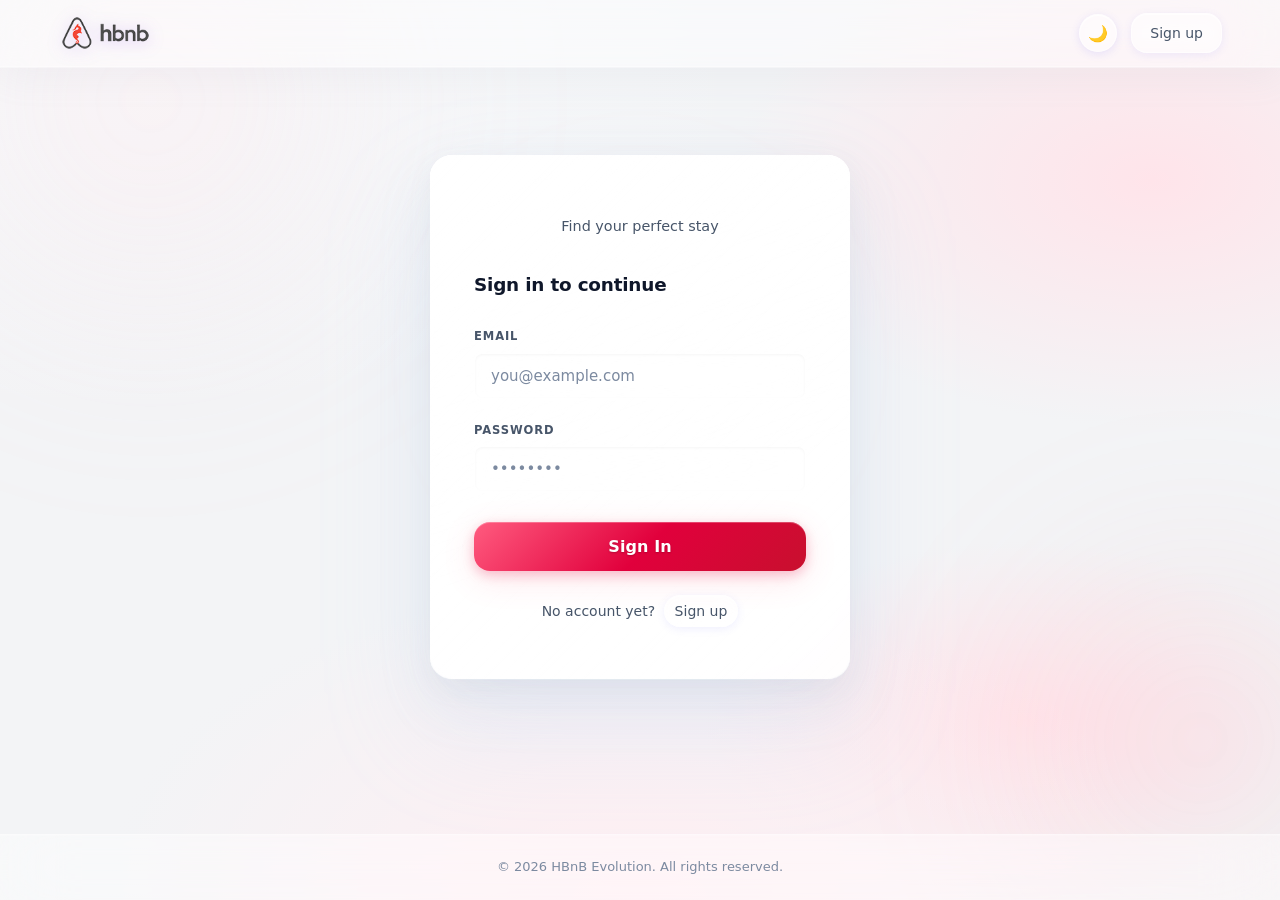
<file: part4/frontend/index.html>
<!doctype html>
<html lang="en">
    <head>
        <meta charset="UTF-8" />
        <meta name="viewport" content="width=device-width, initial-scale=1.0" />
        <meta
            http-equiv="Content-Security-Policy"
            content="default-src 'self'; base-uri 'self'; object-src 'none'; frame-ancestors 'none'; form-action 'self'; manifest-src 'self'; media-src 'self'; img-src 'self' data: blob: https:; style-src 'self' https://fonts.googleapis.com https://unpkg.com; font-src 'self' https://fonts.gstatic.com data:; script-src 'self' https://unpkg.com; connect-src 'self' http://localhost:5001 http://127.0.0.1:5001 https://localhost:5443 https://127.0.0.1:5443 https://nominatim.openstreetmap.org https://*.tile.openstreetmap.org;"
        />
        <title>Places — HBnB</title>
        <link rel="icon" type="image/png" href="assets/logo.png" />
        <link rel="stylesheet" href="css/styles.css?v=20260328r" />
        <script src="js/theme-boot.js?v=20260328t"></script>
        <script src="js/runtime-config.js?v=20260328s"></script>
    </head>
    <body>
        <div class="page-wrapper">
            <header>
                <nav class="navbar">
                    <a href="index.html" class="navbar-brand">
                        <img src="assets/logo.png" alt="HBnB" class="logo" />
                    </a>
                    <div class="navbar-top-actions">
                        <button
                            type="button"
                            class="theme-toggle"
                            aria-label="Toggle theme"
                        >
                            🌙
                        </button>
                        <button
                            type="button"
                            class="nav-menu-toggle"
                            aria-label="Open navigation menu"
                            aria-expanded="false"
                        >
                            <span class="nav-menu-toggle-bar"></span>
                            <span class="nav-menu-toggle-bar"></span>
                            <span class="nav-menu-toggle-bar"></span>
                        </button>
                    </div>
                    <div class="navbar-actions">
                        <a
                            href="profile.html?action=new-place"
                            id="nav-add-place"
                            class="login-button"
                            hidden
                            >+ Add Place</a
                        >
                        <a
                            href="profile.html"
                            id="nav-profile"
                            class="login-button"
                            hidden
                            >My Profile</a
                        >
                        <a
                            href="profile.html?admin=1"
                            id="nav-admin-panel"
                            class="login-button"
                            hidden
                            >Admin Panel</a
                        >
                        <a
                            href="login.html"
                            id="login-link"
                            class="login-button"
                            hidden
                            >Login</a
                        >
                        <button
                            type="button"
                            id="nav-logout"
                            class="login-button"
                            hidden
                        >
                            Sign Out
                        </button>
                    </div>
                </nav>
            </header>

            <main>
                <div class="page-header">
                    <h1>Available Places</h1>
                    <p id="places-subtitle">
                        Browse and book unique stays around the world.
                    </p>
                </div>

                <section class="places-explorer">
                    <div class="filter-bar places-controls">
                        <div class="filter-group">
                            <label for="price-filter"
                                >Max price per night</label
                            >
                            <select id="price-filter">
                                <option value="all">All</option>
                                <option value="50">$50</option>
                                <option value="150">$150</option>
                                <option value="300">$300</option>
                            </select>
                        </div>

                        <div class="filter-group filter-group-location">
                            <label>Your location</label>
                            <button
                                type="button"
                                id="locate-user-btn"
                                class="login-button"
                            >
                                Use my location
                            </button>
                            <p id="location-status" class="places-meta-text">
                                Distance filter is off until you share your
                                location.
                            </p>
                        </div>

                        <div class="filter-group filter-group-distance">
                            <label for="distance-filter">Distance radius</label>
                            <input
                                type="range"
                                id="distance-filter"
                                min="5"
                                max="500"
                                step="5"
                                value="75"
                                disabled
                            />
                            <p class="places-meta-text">
                                Showing places within
                                <strong id="distance-value">75 km</strong>
                            </p>
                        </div>

                        <label class="places-checkbox">
                            <input type="checkbox" id="nearby-only" disabled />
                            <span>Only show nearby stays</span>
                        </label>
                    </div>

                    <div class="places-results-bar">
                        <p id="places-results-summary" class="places-meta-text">
                            Loading places…
                        </p>
                    </div>
                </section>

                <div id="places-list">
                    <div class="spinner-wrapper">
                        <div class="spinner"></div>
                    </div>
                </div>
            </main>

            <footer>
                <p>&copy; 2026 HBnB Evolution. All rights reserved.</p>
            </footer>
        </div>

        <script type="module" src="js/theme-autoload.js?v=20260328t"></script>
        <script type="module" src="js/places.js?v=20260328s"></script>
    </body>
</html>
</file>
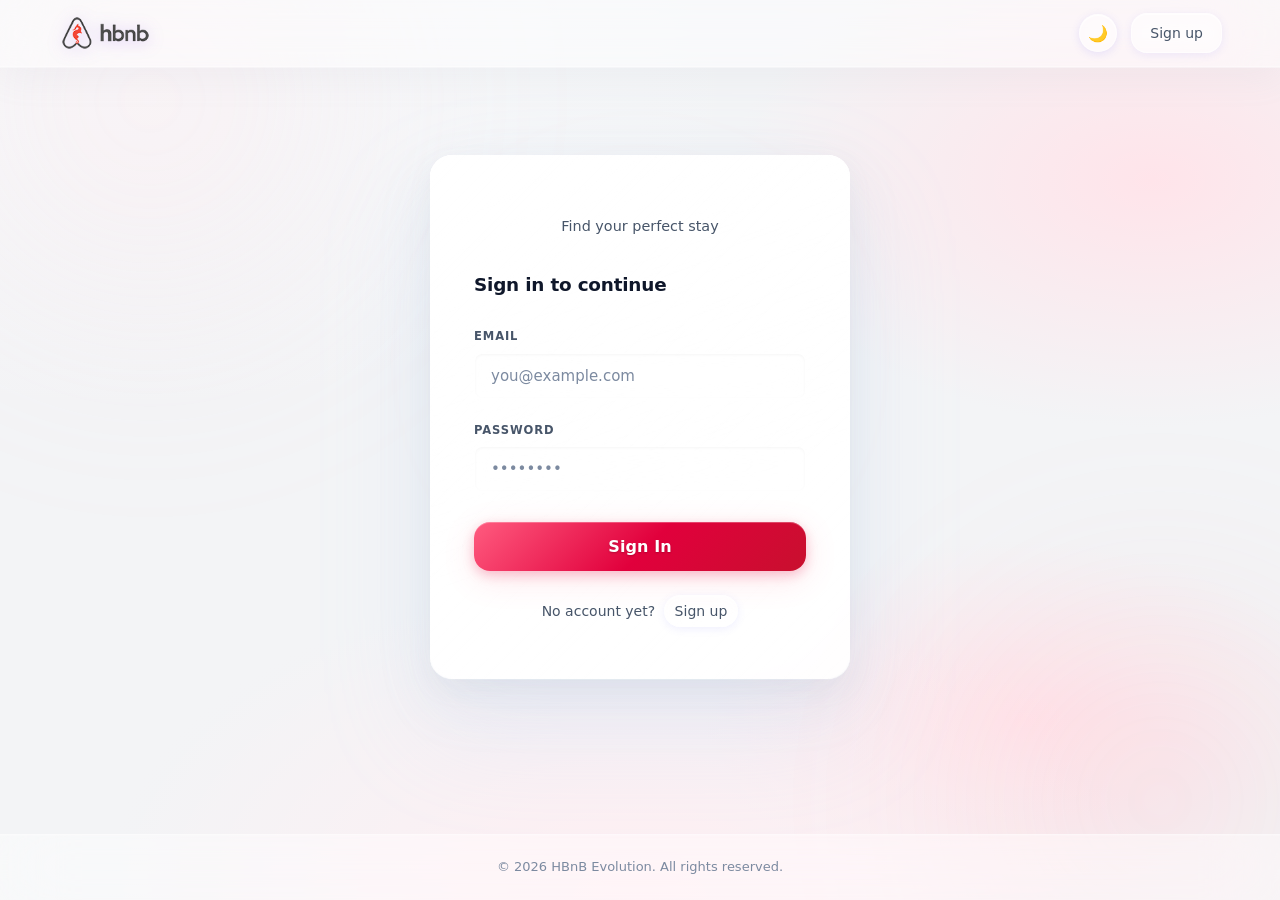
<file: part4/frontend/login.html>
<!doctype html>
<html lang="en">
    <head>
        <meta charset="UTF-8" />
        <meta name="viewport" content="width=device-width, initial-scale=1.0" />
        <meta
            http-equiv="Content-Security-Policy"
            content="default-src 'self'; base-uri 'self'; object-src 'none'; frame-ancestors 'none'; form-action 'self'; manifest-src 'self'; media-src 'self'; img-src 'self' data: blob: https:; style-src 'self' https://fonts.googleapis.com https://unpkg.com; font-src 'self' https://fonts.gstatic.com data:; script-src 'self' https://unpkg.com; connect-src 'self' http://localhost:5001 http://127.0.0.1:5001 https://localhost:5443 https://127.0.0.1:5443 https://nominatim.openstreetmap.org https://*.tile.openstreetmap.org;"
        />
        <title>Sign In — HBnB</title>
        <link rel="icon" type="image/png" href="assets/logo.png" />
        <link rel="stylesheet" href="css/styles.css?v=20260328r" />
        <script src="js/theme-boot.js?v=20260328t"></script>
        <script src="js/runtime-config.js?v=20260328s"></script>
    </head>
    <body>
        <div class="page-wrapper">
            <header>
                <nav class="navbar">
                    <a href="index.html" class="navbar-brand">
                        <img src="assets/logo.png" alt="HBnB" class="logo" />
                    </a>
                    <div class="navbar-top-actions">
                        <button
                            type="button"
                            class="theme-toggle"
                            aria-label="Toggle theme"
                        >
                            🌙
                        </button>
                        <button
                            type="button"
                            class="nav-menu-toggle"
                            aria-label="Open navigation menu"
                            aria-expanded="false"
                        >
                            <span class="nav-menu-toggle-bar"></span>
                            <span class="nav-menu-toggle-bar"></span>
                            <span class="nav-menu-toggle-bar"></span>
                        </button>
                    </div>
                    <div class="navbar-actions">
                        <a href="register.html" class="login-button">Sign up</a>
                    </div>
                </nav>
            </header>

            <main class="main-centered">
                <div class="glass login-card">
                    <div class="login-logo">
                        <p>Find your perfect stay</p>
                    </div>

                    <h1 class="login-title">Sign in to continue</h1>

                    <div
                        id="login-alert"
                        class="alert alert-error"
                        role="alert"
                    ></div>

                    <form id="login-form" novalidate>
                        <div class="form-group">
                            <label for="email">Email</label>
                            <input
                                type="email"
                                id="email"
                                name="email"
                                placeholder="you@example.com"
                                autocomplete="email"
                                required
                            />
                        </div>

                        <div class="form-group">
                            <label for="password">Password</label>
                            <input
                                type="password"
                                id="password"
                                name="password"
                                placeholder="••••••••"
                                autocomplete="current-password"
                                required
                            />
                        </div>

                        <button
                            type="submit"
                            id="login-btn"
                            class="btn btn-primary btn-lg btn-block auth-submit-button"
                        >
                            <span id="btn-text">Sign In</span>
                            <span
                                id="btn-spinner"
                                class="spinner spinner-compact"
                                hidden
                                aria-hidden="true"
                            ></span>
                        </button>
                    </form>

                    <p class="auth-footer-copy">
                        No account yet?
                        <a
                            href="register.html"
                            class="login-button auth-footer-link"
                            >Sign up</a
                        >
                    </p>
                </div>
            </main>

            <footer>
                <p>&copy; 2026 HBnB Evolution. All rights reserved.</p>
            </footer>
        </div>

        <script type="module" src="js/login-page.js?v=20260328t"></script>
    </body>
</html>
</file>
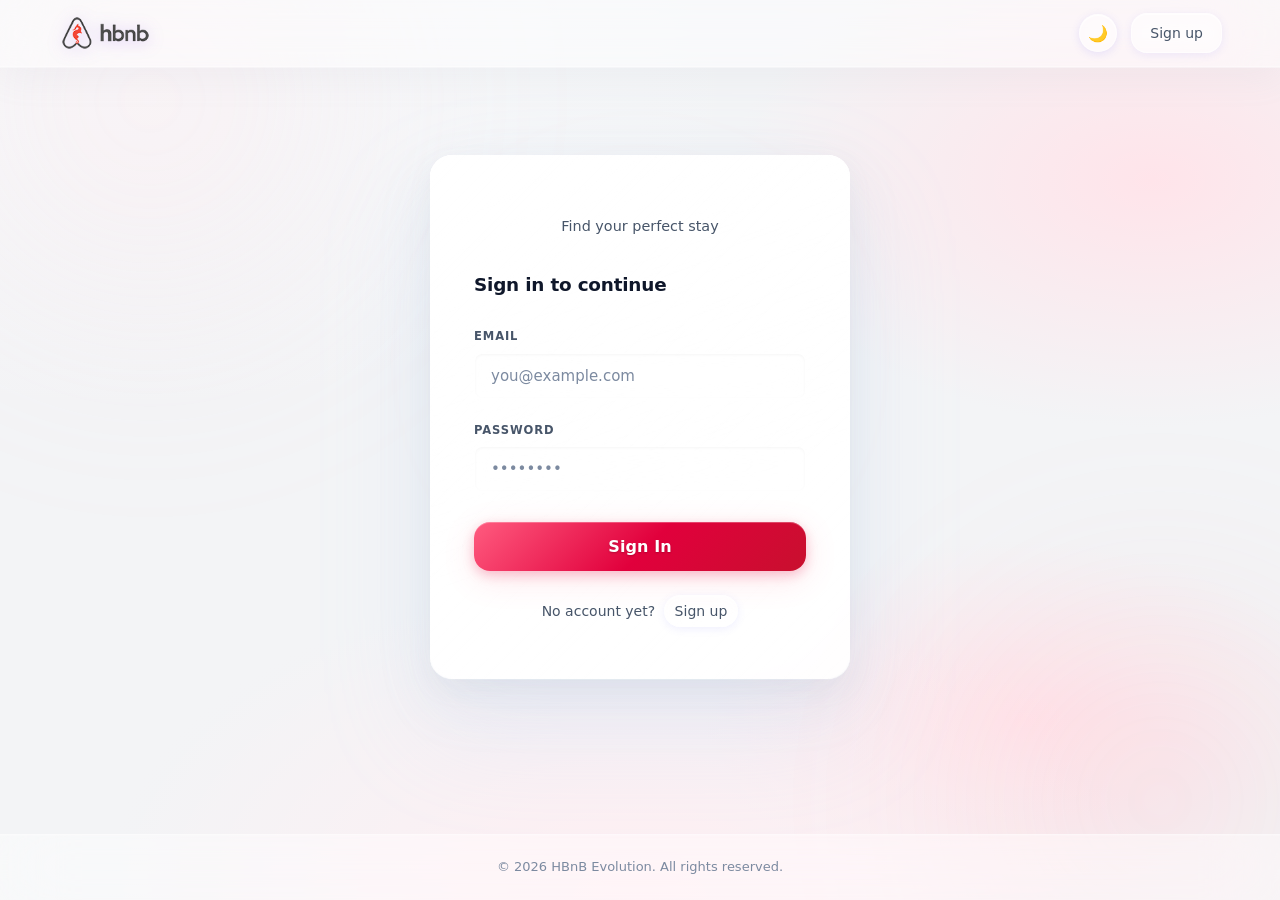
<file: part4/frontend/profile.html>
<!doctype html>
<html lang="en">
    <head>
        <meta charset="UTF-8" />
        <meta name="viewport" content="width=device-width, initial-scale=1.0" />
        <meta
            http-equiv="Content-Security-Policy"
            content="default-src 'self'; base-uri 'self'; object-src 'none'; frame-ancestors 'none'; form-action 'self'; manifest-src 'self'; media-src 'self'; img-src 'self' data: blob: https:; style-src 'self' https://fonts.googleapis.com https://unpkg.com; font-src 'self' https://fonts.gstatic.com data:; script-src 'self' https://unpkg.com; connect-src 'self' http://localhost:5001 http://127.0.0.1:5001 https://localhost:5443 https://127.0.0.1:5443 https://nominatim.openstreetmap.org https://*.tile.openstreetmap.org;"
        />
        <title>Profile — HBnB</title>
        <link rel="icon" type="image/png" href="assets/logo.png" />
        <link rel="stylesheet" href="css/styles.css?v=20260328r" />
        <script src="js/theme-boot.js?v=20260328t"></script>
        <script src="js/runtime-config.js?v=20260328s"></script>
    </head>
    <body>
        <div class="page-wrapper">
            <header>
                <nav class="navbar">
                    <a href="index.html" class="navbar-brand">
                        <img src="assets/logo.png" alt="HBnB" class="logo" />
                    </a>
                    <div class="navbar-top-actions">
                        <button
                            type="button"
                            class="theme-toggle"
                            aria-label="Toggle theme"
                        >
                            🌙
                        </button>
                        <button
                            type="button"
                            class="nav-menu-toggle"
                            aria-label="Open navigation menu"
                            aria-expanded="false"
                        >
                            <span class="nav-menu-toggle-bar"></span>
                            <span class="nav-menu-toggle-bar"></span>
                            <span class="nav-menu-toggle-bar"></span>
                        </button>
                    </div>
                    <div class="navbar-actions">
                        <a
                            href="profile.html?action=new-place"
                            id="nav-add-place"
                            class="login-button"
                            hidden
                            >+ Add Place</a
                        >
                        <a
                            href="profile.html"
                            id="nav-profile"
                            class="login-button"
                            hidden
                            >My Profile</a
                        >
                        <a
                            href="profile.html?admin=1"
                            id="nav-admin-panel"
                            class="login-button"
                            hidden
                            >Admin Panel</a
                        >
                        <a
                            href="login.html"
                            id="login-link"
                            class="login-button"
                            hidden
                            >Login</a
                        >
                        <button
                            type="button"
                            id="nav-logout"
                            class="login-button"
                            hidden
                        >
                            Sign Out
                        </button>
                    </div>
                </nav>
            </header>

            <main>
                <section class="profile-layout">
                    <div class="profile-main-column">
                        <div class="detail-card profile-hero fade-in">
                            <div class="profile-hero-main">
                                <div
                                    id="profile-avatar"
                                    class="profile-avatar"
                                    aria-hidden="true"
                                >
                                    ?
                                </div>
                                <input
                                    type="file"
                                    id="profile-photo-input"
                                    accept="image/*"
                                    hidden
                                />
                                <div class="profile-hero-copy">
                                    <p
                                        class="section-title profile-title-kicker"
                                    >
                                        Host Profile
                                    </p>
                                    <h1
                                        id="profile-display-name"
                                        class="detail-title profile-display-name"
                                    >
                                        Loading…
                                    </h1>
                                    <p
                                        id="profile-public-bio"
                                        class="profile-bio"
                                    >
                                        Loading profile…
                                    </p>
                                    <div
                                        id="profile-admin-actions"
                                        class="profile-admin-actions"
                                        hidden
                                    >
                                        <button
                                            type="button"
                                            id="profile-ban-user"
                                            class="login-button profile-delete-btn"
                                        >
                                            Ban user
                                        </button>
                                    </div>
                                </div>
                            </div>
                        </div>

                        <section
                            id="notifications-section"
                            class="detail-card fade-in profile-inline-panel"
                            hidden
                        >
                            <div class="profile-section-header">
                                <div>
                                    <p
                                        class="section-title profile-title-kicker"
                                    >
                                        Notifications
                                    </p>
                                    <h2 class="profile-section-title">
                                        Recent activity on your places
                                    </h2>
                                </div>
                                <div class="notification-panel-actions">
                                    <button
                                        type="button"
                                        id="notifications-read-all"
                                        class="login-button"
                                    >
                                        Mark all as read
                                    </button>
                                    <button
                                        type="button"
                                        id="notifications-delete-all"
                                        class="login-button"
                                    >
                                        Delete all
                                    </button>
                                </div>
                            </div>

                            <div id="notifications-list"></div>
                        </section>
                    </div>

                    <div class="profile-side-column">
                        <div id="profile-form-card" class="detail-card fade-in">
                            <div class="profile-section-header">
                                <div>
                                    <p
                                        class="section-title profile-title-kicker"
                                    >
                                        Edit Profile
                                    </p>
                                    <h2 class="profile-section-title">
                                        Manage your public profile
                                    </h2>
                                </div>
                            </div>

                            <div
                                id="profile-alert"
                                class="alert"
                                role="alert"
                            ></div>

                            <form id="profile-form" class="form" novalidate>
                                <div class="form-row">
                                    <div class="form-group">
                                        <label for="first_name"
                                            >First Name</label
                                        >
                                        <input
                                            type="text"
                                            id="first_name"
                                            name="first_name"
                                            required
                                        />
                                    </div>
                                    <div class="form-group">
                                        <label for="last_name">Last Name</label>
                                        <input
                                            type="text"
                                            id="last_name"
                                            name="last_name"
                                            required
                                        />
                                    </div>
                                </div>

                                <div class="form-group">
                                    <label for="email">Email</label>
                                    <input
                                        type="email"
                                        id="email"
                                        name="email"
                                        disabled
                                    />
                                </div>

                                <input
                                    type="hidden"
                                    id="profile_picture_url"
                                    name="profile_picture_url"
                                />

                                <div class="form-group">
                                    <label for="bio">Profile Description</label>
                                    <textarea
                                        id="bio"
                                        name="bio"
                                        rows="5"
                                        placeholder="Tell guests who you are, what you host, and what they can expect."
                                    ></textarea>
                                </div>

                                <button
                                    type="submit"
                                    id="profile-btn"
                                    class="btn btn-primary btn-lg btn-block"
                                >
                                    <span id="profile-btn-text"
                                        >Save Profile</span
                                    >
                                    <span
                                        id="profile-spinner"
                                        class="spinner spinner-compact"
                                        hidden
                                        aria-hidden="true"
                                    ></span>
                                </button>
                            </form>
                        </div>
                    </div>
                </section>

                <section
                    id="my-reviews-section"
                    class="detail-card fade-in"
                    hidden
                >
                    <div class="profile-section-header">
                        <div>
                            <p class="section-title profile-title-kicker">
                                Reviews
                            </p>
                            <h2 class="profile-section-title">My reviews</h2>
                        </div>
                    </div>

                    <div id="my-reviews-list"></div>
                </section>

                <section class="detail-card fade-in">
                    <div class="profile-section-header">
                        <div>
                            <p class="section-title profile-title-kicker">
                                Places
                            </p>
                            <h2
                                id="places-section-title"
                                class="profile-section-title"
                            >
                                Hosted places
                            </h2>
                        </div>
                    </div>

                    <div id="places-alert" class="alert" role="alert"></div>
                    <div id="profile-places" class="places-list places-grid">
                        <div class="spinner-wrapper">
                            <div class="spinner"></div>
                        </div>
                    </div>
                </section>

            </main>

            <div id="admin-modal" class="modal-overlay" hidden>
                <div class="modal-card glass admin-modal-card">
                    <div class="profile-section-header profile-modal-header">
                        <div>
                            <p class="section-title profile-title-kicker">
                                Admin
                            </p>
                            <h2 class="profile-section-title">Admin panel</h2>
                        </div>
                        <button
                            type="button"
                            id="close-admin-modal"
                            class="login-button"
                        >
                            Close
                        </button>
                    </div>

                    <div id="admin-alert" class="alert" role="alert"></div>

                    <div class="admin-tabs" role="tablist" aria-label="Admin views">
                        <button
                            type="button"
                            class="login-button admin-tab is-active"
                            data-admin-tab="users"
                            aria-pressed="true"
                        >
                            Users
                        </button>
                        <button
                            type="button"
                            class="login-button admin-tab"
                            data-admin-tab="places"
                            aria-pressed="false"
                        >
                            Places
                        </button>
                        <button
                            type="button"
                            class="login-button admin-tab"
                            data-admin-tab="reviews"
                            aria-pressed="false"
                        >
                            Reviews
                        </button>
                    </div>

                    <div
                        id="admin-users-panel"
                        class="admin-panel-content"
                        data-admin-panel="users"
                    >
                        <div id="admin-users-list" class="admin-record-list"></div>
                    </div>

                    <div
                        id="admin-places-panel"
                        class="admin-panel-content"
                        data-admin-panel="places"
                        hidden
                    >
                        <div id="admin-places-list" class="admin-record-list"></div>
                    </div>

                    <div
                        id="admin-reviews-panel"
                        class="admin-panel-content"
                        data-admin-panel="reviews"
                        hidden
                    >
                        <div id="admin-reviews-list" class="admin-record-list"></div>
                    </div>
                </div>
            </div>

            <div id="place-modal" class="modal-overlay" hidden>
                <div class="modal-card glass">
                    <div class="profile-section-header profile-modal-header">
                        <div>
                            <p class="section-title profile-title-kicker">
                                Place
                            </p>
                            <h2
                                id="place-modal-title"
                                class="profile-section-title"
                            >
                                Add a place
                            </h2>
                        </div>
                        <button
                            type="button"
                            id="close-place-modal"
                            class="login-button"
                        >
                            Close
                        </button>
                    </div>

                    <div id="place-form-alert" class="alert" role="alert"></div>

                    <form id="place-modal-form" class="form" novalidate>
                        <div class="form-group">
                            <label for="place_title">Title</label>
                            <input type="text" id="place_title" required />
                        </div>

                        <div class="form-group">
                            <label for="place_description">Description</label>
                            <textarea
                                id="place_description"
                                rows="4"
                            ></textarea>
                        </div>

                        <div class="form-group">
                            <label>Place photo</label>
                            <input
                                type="hidden"
                                id="place_image_url"
                                name="place_image_url"
                            />
                            <input
                                type="hidden"
                                id="place_image_urls"
                                name="place_image_urls"
                            />
                            <input
                                type="file"
                                id="place-photo-input"
                                accept="image/*"
                                multiple
                                hidden
                            />
                            <button
                                type="button"
                                id="place-photo-trigger"
                                class="place-photo-picker"
                            >
                                <span class="place-photo-preview-wrapper">
                                    <img
                                        id="place-photo-preview"
                                        class="place-photo-preview"
                                        alt="Place preview"
                                        hidden
                                    />
                                    <span
                                        id="place-photo-placeholder"
                                        class="place-photo-placeholder"
                                    >
                                        Add a photo
                                    </span>
                                </span>
                                <span class="place-photo-picker-copy">
                                    <strong id="place-photo-label"
                                        >Choose photos from your device</strong
                                    >
                                    <span class="profile-photo-hint"
                                        >Add several real photos to make the
                                        listing feel credible.</span
                                    >
                                </span>
                            </button>
                            <div
                                id="place-photo-gallery"
                                class="place-photo-gallery"
                            ></div>
                        </div>

                        <div class="form-row">
                            <div class="form-group">
                                <label for="place_price">Price</label>
                                <input
                                    type="number"
                                    id="place_price"
                                    min="0"
                                    step="0.01"
                                    required
                                />
                            </div>
                            <div class="form-group">
                                <label for="place_city">City</label>
                                <input
                                    type="text"
                                    id="place_city"
                                    placeholder="Paris, France"
                                    required
                                />
                            </div>
                        </div>
                        <input type="hidden" id="place_latitude" />
                        <input type="hidden" id="place_longitude" />

                        <div class="form-group">
                            <label>Amenities</label>
                            <div class="amenity-picker">
                                <button
                                    type="button"
                                    id="amenities-toggle"
                                    class="amenity-picker-toggle"
                                    aria-expanded="false"
                                >
                                    <span id="amenities-toggle-label">
                                        Choose amenities
                                    </span>
                                    <span class="amenity-picker-caret">
                                        ▼
                                    </span>
                                </button>
                                <p
                                    id="amenities-selection-summary"
                                    class="amenity-selection-summary"
                                >
                                    No amenities selected.
                                </p>
                                <div
                                    id="modal-amenities-panel"
                                    class="amenity-picker-panel"
                                    hidden
                                >
                                    <div
                                        id="modal-amenities-list"
                                        class="amenities-checkboxes"
                                    ></div>
                                </div>
                            </div>
                        </div>

                        <button
                            type="submit"
                            id="place-save-btn"
                            class="btn btn-primary btn-lg btn-block"
                        >
                            <span id="place-save-btn-text">Save place</span>
                            <span
                                id="place-save-spinner"
                                class="spinner spinner-compact"
                                hidden
                                aria-hidden="true"
                            ></span>
                        </button>
                    </form>
                </div>
            </div>

            <div id="notifications-delete-modal" class="modal-overlay" hidden>
                <div class="modal-card glass confirm-modal-card">
                    <div class="profile-section-header profile-modal-header">
                        <div>
                            <p class="section-title profile-title-kicker">
                                Notifications
                            </p>
                            <h2 class="profile-section-title">
                                Delete all notifications?
                            </h2>
                        </div>
                    </div>

                    <p class="confirm-modal-copy">
                        This action will permanently remove all your
                        notifications.
                    </p>

                    <div class="confirm-modal-actions">
                        <button
                            type="button"
                            id="notifications-delete-cancel"
                            class="login-button"
                        >
                            Cancel
                        </button>
                        <button
                            type="button"
                            id="notifications-delete-confirm"
                            class="login-button profile-delete-btn"
                        >
                            Delete all
                        </button>
                    </div>
                </div>
            </div>

            <div id="action-confirm-modal" class="modal-overlay" hidden>
                <div class="modal-card glass confirm-modal-card">
                    <div class="profile-section-header profile-modal-header">
                        <div>
                            <p
                                id="action-confirm-kicker"
                                class="section-title profile-title-kicker"
                            >
                                Confirm action
                            </p>
                            <h2
                                id="action-confirm-title"
                                class="profile-section-title"
                            >
                                Are you sure?
                            </h2>
                        </div>
                    </div>

                    <p id="action-confirm-copy" class="confirm-modal-copy">
                        Please confirm this action.
                    </p>

                    <div class="confirm-modal-actions">
                        <button
                            type="button"
                            id="action-confirm-cancel"
                            class="login-button"
                        >
                            Cancel
                        </button>
                        <button
                            type="button"
                            id="action-confirm-submit"
                            class="login-button profile-delete-btn"
                        >
                            Confirm
                        </button>
                    </div>
                </div>
            </div>

            <footer>
                <p>&copy; 2026 HBnB Evolution. All rights reserved.</p>
            </footer>
        </div>

        <script type="module" src="js/theme-autoload.js?v=20260328t"></script>
        <script type="module" src="js/profile.js?v=20260328s"></script>
    </body>
</html>
</file>
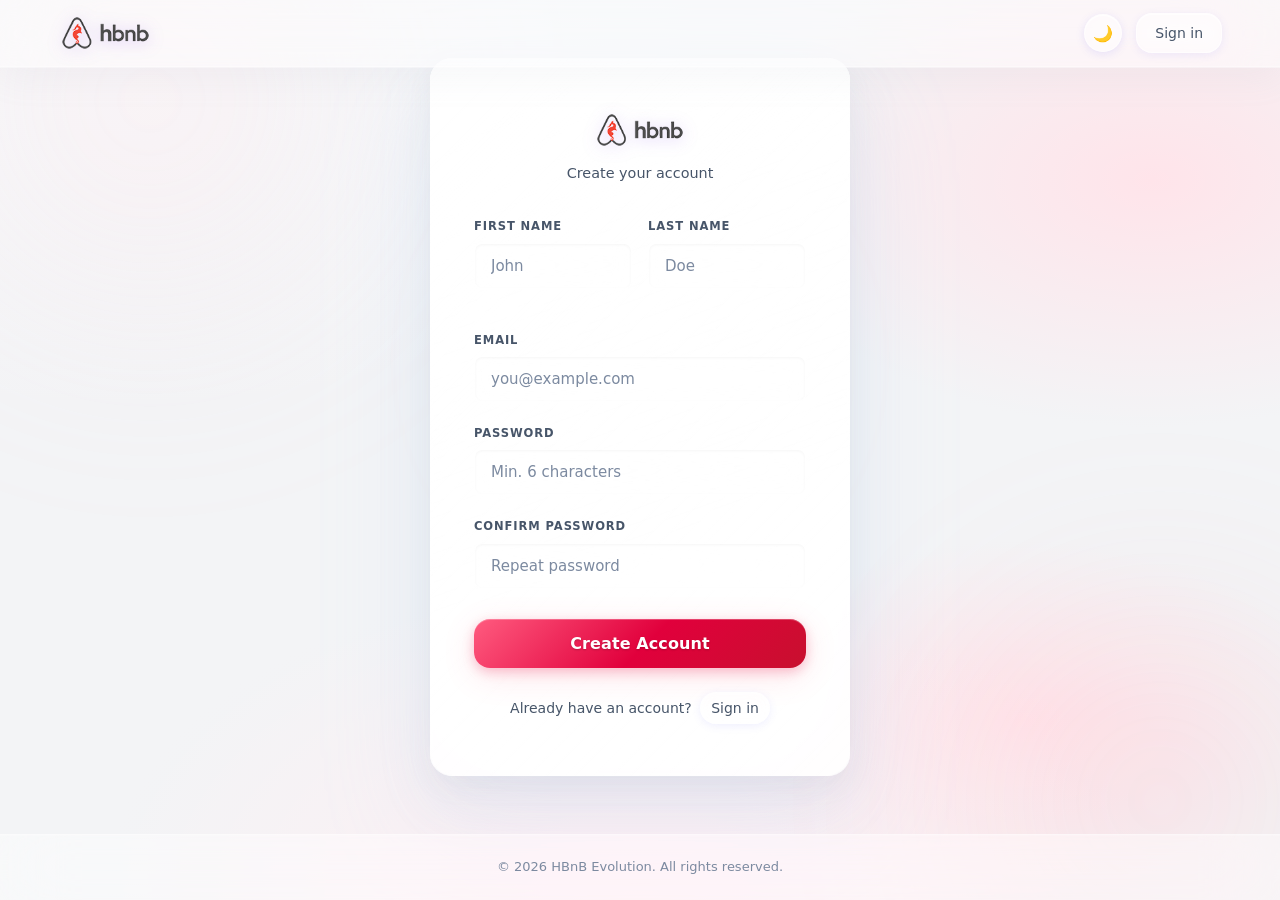
<file: part4/frontend/register.html>
<!doctype html>
<html lang="en">
    <head>
        <meta charset="UTF-8" />
        <meta name="viewport" content="width=device-width, initial-scale=1.0" />
        <meta
            http-equiv="Content-Security-Policy"
            content="default-src 'self'; base-uri 'self'; object-src 'none'; frame-ancestors 'none'; form-action 'self'; manifest-src 'self'; media-src 'self'; img-src 'self' data: blob: https:; style-src 'self' https://fonts.googleapis.com https://unpkg.com; font-src 'self' https://fonts.gstatic.com data:; script-src 'self' https://unpkg.com; connect-src 'self' http://localhost:5001 http://127.0.0.1:5001 https://localhost:5443 https://127.0.0.1:5443 https://nominatim.openstreetmap.org https://*.tile.openstreetmap.org;"
        />
        <title>Sign Up — HBnB</title>
        <link rel="icon" type="image/png" href="assets/logo.png" />
        <link rel="stylesheet" href="css/styles.css?v=20260328r" />
        <script src="js/theme-boot.js?v=20260328t"></script>
        <script src="js/runtime-config.js?v=20260328s"></script>
    </head>
    <body>
        <div class="page-wrapper">
            <header>
                <nav class="navbar">
                    <a href="index.html" class="navbar-brand">
                        <img src="assets/logo.png" alt="HBnB" class="logo" />
                    </a>
                    <div class="navbar-top-actions">
                        <button
                            type="button"
                            class="theme-toggle"
                            aria-label="Toggle theme"
                        >
                            🌙
                        </button>
                        <button
                            type="button"
                            class="nav-menu-toggle"
                            aria-label="Open navigation menu"
                            aria-expanded="false"
                        >
                            <span class="nav-menu-toggle-bar"></span>
                            <span class="nav-menu-toggle-bar"></span>
                            <span class="nav-menu-toggle-bar"></span>
                        </button>
                    </div>
                    <div class="navbar-actions">
                        <a href="login.html" class="login-button">Sign in</a>
                    </div>
                </nav>
            </header>

            <main class="main-centered">
                <div class="glass login-card auth-card-narrow">
                    <div class="login-logo">
                        <img
                            src="assets/logo.png"
                            alt="HBnB"
                            class="logo login-logo-image"
                        />
                        <p>Create your account</p>
                    </div>

                    <div id="register-alert" class="alert" role="alert"></div>

                    <form id="register-form" novalidate>
                        <div class="auth-form-grid">
                            <div class="form-group form-group-tight">
                                <label for="first_name">First Name</label>
                                <input
                                    type="text"
                                    id="first_name"
                                    name="first_name"
                                    placeholder="John"
                                    autocomplete="given-name"
                                    required
                                />
                            </div>
                            <div class="form-group form-group-tight">
                                <label for="last_name">Last Name</label>
                                <input
                                    type="text"
                                    id="last_name"
                                    name="last_name"
                                    placeholder="Doe"
                                    autocomplete="family-name"
                                    required
                                />
                            </div>
                        </div>

                        <div class="form-group form-group-top-gap">
                            <label for="email">Email</label>
                            <input
                                type="email"
                                id="email"
                                name="email"
                                placeholder="you@example.com"
                                autocomplete="email"
                                required
                            />
                        </div>

                        <div class="form-group">
                            <label for="password">Password</label>
                            <input
                                type="password"
                                id="password"
                                name="password"
                                placeholder="Min. 6 characters"
                                autocomplete="new-password"
                                required
                            />
                        </div>

                        <div class="form-group">
                            <label for="confirm_password"
                                >Confirm Password</label
                            >
                            <input
                                type="password"
                                id="confirm_password"
                                name="confirm_password"
                                placeholder="Repeat password"
                                autocomplete="new-password"
                                required
                            />
                        </div>

                        <button
                            type="submit"
                            id="register-btn"
                            class="btn btn-primary btn-lg btn-block auth-submit-button"
                        >
                            <span id="btn-text">Create Account</span>
                            <span
                                id="btn-spinner"
                                class="spinner spinner-compact"
                                hidden
                                aria-hidden="true"
                            ></span>
                        </button>
                    </form>

                    <p class="auth-footer-copy">
                        Already have an account?
                        <a
                            href="login.html"
                            class="login-button auth-footer-link"
                            >Sign in</a
                        >
                    </p>
                </div>
            </main>

            <footer>
                <p>&copy; 2026 HBnB Evolution. All rights reserved.</p>
            </footer>
        </div>

        <script type="module" src="js/register-page.js?v=20260328t"></script>
    </body>
</html>
</file>
<file: part4/frontend/css/styles.css>
/* ============================================================
   HBnB Evolution — Ultra Glossy Glass UI
   ============================================================ */

@import url("https://fonts.googleapis.com/css2?family=Inter:wght@300;400;500;600;700;800&display=swap");

/* ──────────────────────────────────────────────────
   LIGHT THEME
   ────────────────────────────────────────────────── */
:root {
    /* Background */
    --bg-a: #f3f4f6;
    --bg-b: #ffe4ea;
    --bg-c: #ffeef2;
    --bg-d: #f8fafc;

    /* Glass */
    --glass-bg: rgba(255, 255, 255, 0.46);
    --glass-bg-hover: rgba(255, 255, 255, 0.56);
    --glass-blur: blur(52px) saturate(185%) brightness(1.1);
    --glass-shadow:
        0 10px 24px rgba(148, 163, 184, 0.08),
        0 24px 56px rgba(148, 163, 184, 0.12),
        0 48px 110px rgba(191, 219, 254, 0.22),
        inset 0 1px 0 rgba(255, 255, 255, 1),
        inset 0 0 0 1px rgba(255, 255, 255, 0.52);

    /* Gradient border (used via ::after) */
    --grad-border-light: linear-gradient(
        135deg,
        rgba(255, 255, 255, 0.96) 0%,
        rgba(255, 255, 255, 0.42) 38%,
        rgba(255, 255, 255, 0.12) 100%
    );

    /* Sheen */
    --sheen: linear-gradient(
        160deg,
        rgba(255, 255, 255, 0.92) 0%,
        rgba(255, 255, 255, 0.34) 26%,
        rgba(255, 255, 255, 0) 65%
    );

    /* Navbar / footer */
    --navbar-bg: rgba(255, 255, 255, 0.48);
    --navbar-border: rgba(255, 255, 255, 0.36);
    --footer-bg: rgba(255, 255, 255, 0.42);

    /* Accent */
    --accent: #e1003c;
    --accent-2: #c8102e;
    --accent-light: #ff5b7f;
    --accent-grad: linear-gradient(
        135deg,
        #ff5b7f 0%,
        #e1003c 52%,
        #c8102e 100%
    );
    --accent-glow: rgba(225, 0, 60, 0.22);
    --accent-glow-2: rgba(255, 91, 127, 0.16);

    /* Text */
    --text-primary: #0f172a;
    --text-secondary: #475569;
    --text-muted: #7c8aa0;

    /* Inputs */
    --input-bg: rgba(255, 255, 255, 0.4);
    --input-border: rgba(255, 255, 255, 0.3);
    --input-focus-bg: rgba(255, 240, 244, 0.56);

    /* Misc */
    --danger: #dc2626;
    --success: #16a34a;
    --card-border: #ddd;
    --review-bg: rgba(255, 255, 255, 0.34);
    --select-option-bg: #f8fafc;
    --orb-a: #fecdd3;
    --orb-b: #fda4af;
    --orb-c: #ffe4e6;

    --radius-sm: 8px;
    --radius-md: 16px;
    --radius-lg: 22px;
    --radius-xl: 32px;
    --transition: 0.22s cubic-bezier(0.4, 0, 0.2, 1);
    --header-height: 66px;
    --footer-height: 64px;
    --section-gap: 24px;
    --card-gap: 24px;
}

/* ──────────────────────────────────────────────────
   DARK THEME
   ────────────────────────────────────────────────── */
[data-theme="dark"] {
    --bg-a: #12070b;
    --bg-b: #1f0f16;
    --bg-c: #33111d;
    --bg-d: #090204;

    --glass-bg: rgba(255, 255, 255, 0.08);
    --glass-bg-hover: rgba(255, 255, 255, 0.12);
    --glass-blur: blur(52px) saturate(190%) brightness(1.18);
    --glass-shadow:
        0 10px 20px rgba(0, 0, 0, 0.28), 0 26px 58px rgba(0, 0, 0, 0.42),
        0 50px 110px rgba(80, 7, 36, 0.22),
        inset 0 1px 0 rgba(255, 255, 255, 0.18),
        inset 0 0 0 1px rgba(255, 255, 255, 0.08);

    --grad-border-light: linear-gradient(
        135deg,
        rgba(255, 255, 255, 0.22) 0%,
        rgba(255, 255, 255, 0.12) 50%,
        rgba(255, 255, 255, 0.04) 100%
    );

    --sheen: linear-gradient(
        160deg,
        rgba(255, 255, 255, 0.15) 0%,
        rgba(255, 255, 255, 0.05) 35%,
        rgba(255, 255, 255, 0) 65%
    );

    --navbar-bg: rgba(18, 7, 11, 0.46);
    --navbar-border: rgba(255, 255, 255, 0.09);
    --footer-bg: rgba(18, 7, 11, 0.34);

    --accent: #ff6b8a;
    --accent-2: #e1003c;
    --accent-light: #ff9ab0;
    --accent-grad: linear-gradient(
        135deg,
        #ff9ab0 0%,
        #ff6b8a 40%,
        #e1003c 100%
    );
    --accent-glow: rgba(255, 107, 138, 0.28);
    --accent-glow-2: rgba(225, 0, 60, 0.18);

    --text-primary: #f1f5f9;
    --text-secondary: #e2e8f0;
    --text-muted: #c3cfdf;

    --input-bg: rgba(255, 255, 255, 0.09);
    --input-border: rgba(255, 255, 255, 0.18);
    --input-focus-bg: rgba(124, 58, 237, 0.2);

    --danger: #f87171;
    --success: #4ade80;
    --card-border: rgba(255, 255, 255, 0.12);
    --review-bg: rgba(255, 255, 255, 0.08);
    --select-option-bg: #16123d;
    --orb-a: #e11d48;
    --orb-b: #be123c;
    --orb-c: #7f1d1d;
}

/* ──────────────────────────────────────────────────
   RESET
   ────────────────────────────────────────────────── */
*,
*::before,
*::after {
    box-sizing: border-box;
    margin: 0;
    padding: 0;
}

[hidden] {
    display: none !important;
}
html {
    font-size: 16px;
    scroll-behavior: smooth;
}

/* ──────────────────────────────────────────────────
   BACKGROUND — animated mesh gradient
   ────────────────────────────────────────────────── */
body {
    font-family:
        "Inter",
        system-ui,
        -apple-system,
        sans-serif;
    min-height: 100vh;
    color: var(--text-primary);
    line-height: 1.6;
    -webkit-font-smoothing: antialiased;
    background-color: var(--bg-a);
    background-image:
        radial-gradient(
            ellipse 80% 60% at 10% 10%,
            var(--bg-d) 0%,
            transparent 60%
        ),
        radial-gradient(
            ellipse 60% 50% at 90% 20%,
            var(--bg-b) 0%,
            transparent 55%
        ),
        radial-gradient(
            ellipse 70% 60% at 50% 100%,
            var(--bg-c) 0%,
            transparent 60%
        ),
        radial-gradient(
            ellipse 50% 40% at 80% 80%,
            var(--bg-b) 0%,
            transparent 50%
        );
    background-attachment: fixed;
    transition:
        background-color 0.5s ease,
        color 0.3s ease;
}

/* Animated orbs */
body::before,
body::after {
    content: "";
    position: fixed;
    border-radius: 50%;
    filter: blur(100px);
    pointer-events: none;
    z-index: 0;
}
body::before {
    width: 700px;
    height: 700px;
    background: radial-gradient(circle, var(--orb-a) 0%, transparent 65%);
    top: -250px;
    left: -200px;
    opacity: 0.2;
    animation: orb1 22s ease-in-out infinite alternate;
}
body::after {
    width: 600px;
    height: 600px;
    background: radial-gradient(circle, var(--orb-b) 0%, transparent 65%);
    bottom: -200px;
    right: -180px;
    opacity: 0.18;
    animation: orb2 28s ease-in-out infinite alternate-reverse;
}

@keyframes orb1 {
    0% {
        transform: translate(0px, 0px) scale(1);
    }
    50% {
        transform: translate(80px, 50px) scale(1.1);
    }
    100% {
        transform: translate(30px, 100px) scale(0.95);
    }
}
@keyframes orb2 {
    0% {
        transform: translate(0px, 0px) scale(1);
    }
    50% {
        transform: translate(-60px, 40px) scale(1.12);
    }
    100% {
        transform: translate(40px, -60px) scale(0.9);
    }
}

/* Third orb (pink/magenta accent) */
body > .page-wrapper::before {
    content: "";
    position: fixed;
    width: 400px;
    height: 400px;
    background: radial-gradient(circle, var(--orb-c) 0%, transparent 65%);
    top: 40%;
    left: 50%;
    transform: translate(-50%, -50%);
    border-radius: 50%;
    filter: blur(90px);
    opacity: 0.1;
    pointer-events: none;
    z-index: 0;
    animation: orb3 18s ease-in-out infinite alternate;
}
@keyframes orb3 {
    from {
        transform: translate(-50%, -50%) scale(1);
    }
    to {
        transform: translate(-40%, -60%) scale(1.2);
    }
}

/* ──────────────────────────────────────────────────
   LAYOUT
   ────────────────────────────────────────────────── */
.page-wrapper {
    position: relative;
    z-index: 1;
    min-height: 100vh;
    display: flex;
    flex-direction: column;
}

main {
    flex: 1;
    padding: calc(var(--header-height) + 44px) 28px 44px;
    max-width: 1220px;
    margin: 0 auto;
    width: 100%;
}

main > * + * {
    margin-top: var(--section-gap);
}

/* ──────────────────────────────────────────────────
   GLASS MIXIN — applied via class or mixin pattern
   ────────────────────────────────────────────────── */
.glass {
    position: relative;
    background: var(--glass-bg);
    backdrop-filter: var(--glass-blur);
    -webkit-backdrop-filter: var(--glass-blur);
    border-radius: var(--radius-lg);
    box-shadow: var(--glass-shadow);
    overflow: hidden;
    isolation: isolate;
}

.glass::after,
.place-card::after,
.place-info::after,
.detail-card::after {
    backdrop-filter: blur(1px);
    -webkit-backdrop-filter: blur(1px);
}

/* Gradient border */
.glass::after {
    content: "";
    position: absolute;
    inset: 0;
    border: 1px solid transparent;
    border-radius: inherit;
    background:
        linear-gradient(var(--glass-bg), var(--glass-bg)) padding-box,
        var(--grad-border-light) border-box;
    pointer-events: none;
    z-index: 2;
}

/* Sheen */
.glass::before {
    content: "";
    position: absolute;
    inset: 0;
    background: var(--sheen);
    pointer-events: none;
    z-index: 1;
    border-radius: inherit;
}

.glass::selection {
    background: rgba(124, 58, 237, 0.18);
}

.glass > * {
    position: relative;
    z-index: 3;
}

/* ──────────────────────────────────────────────────
   HEADER
   ────────────────────────────────────────────────── */
header {
    position: fixed;
    top: 0;
    left: 0;
    right: 0;
    z-index: 100;
    background: var(--navbar-bg);
    backdrop-filter: blur(46px) saturate(165%);
    -webkit-backdrop-filter: blur(46px) saturate(165%);
    border-bottom: 1px solid var(--navbar-border);
    box-shadow:
        0 1px 0 rgba(255, 255, 255, 0.42),
        0 12px 34px rgba(148, 163, 184, 0.08);
    transition: background 0.3s ease;
}

[data-theme="dark"] header {
    box-shadow:
        0 1px 0 rgba(255, 255, 255, 0.06),
        0 4px 24px rgba(0, 0, 0, 0.3);
}

.navbar {
    max-width: 1220px;
    margin: 0 auto;
    height: var(--header-height);
    display: flex;
    align-items: center;
    justify-content: space-between;
    padding: 0 28px;
}

.navbar-brand {
    display: flex;
    align-items: center;
    text-decoration: none;
}

.logo {
    height: 40px;
    width: auto;
    display: block;
    filter: drop-shadow(0 2px 8px rgba(124, 58, 237, 0.25));
    transition: filter var(--transition);
}
[data-theme="dark"] .logo {
    filter: brightness(0) invert(1)
        drop-shadow(0 2px 10px rgba(255, 255, 255, 0.14));
}
.navbar-brand:hover .logo {
    filter: drop-shadow(0 4px 16px rgba(124, 58, 237, 0.45));
}
[data-theme="dark"] .navbar-brand:hover .logo {
    filter: brightness(0) invert(1)
        drop-shadow(0 4px 16px rgba(167, 139, 250, 0.35));
}

.navbar-actions {
    display: flex;
    align-items: center;
    gap: 10px;
    flex-wrap: wrap;
    justify-content: flex-end;
}

.navbar-top-actions {
    display: flex;
    align-items: center;
    gap: 10px;
    margin-left: auto;
    margin-right: 14px;
}

.nav-menu-toggle {
    display: none;
    align-items: center;
    justify-content: center;
    width: 42px;
    height: 42px;
    border: 1px solid rgba(255, 255, 255, 0.55);
    border-radius: var(--radius-md);
    background: rgba(255, 255, 255, 0.3);
    color: var(--text-secondary);
    cursor: pointer;
    backdrop-filter: blur(8px);
    box-shadow:
        0 2px 8px rgba(99, 102, 241, 0.1),
        inset 0 1px 0 rgba(255, 255, 255, 0.7);
    transition:
        background var(--transition),
        border-color var(--transition),
        box-shadow var(--transition),
        transform var(--transition);
}

[data-theme="dark"] .nav-menu-toggle {
    background: rgba(255, 255, 255, 0.07);
    border-color: rgba(255, 255, 255, 0.12);
    box-shadow:
        0 2px 8px rgba(0, 0, 0, 0.2),
        inset 0 1px 0 rgba(255, 255, 255, 0.08);
}

.nav-menu-toggle:hover {
    transform: translateY(-1px);
}

.nav-menu-toggle-bar {
    position: absolute;
    width: 18px;
    height: 2px;
    border-radius: 999px;
    background: currentColor;
    transition:
        transform 0.22s ease,
        opacity 0.18s ease,
        background var(--transition);
}

.nav-menu-toggle-bar:nth-child(1) {
    transform: translateY(-6px);
}

.nav-menu-toggle-bar:nth-child(2) {
    transform: translateY(0);
}

.nav-menu-toggle-bar:nth-child(3) {
    transform: translateY(6px);
}

.navbar[data-menu-open="true"] .nav-menu-toggle-bar:nth-child(1) {
    transform: rotate(45deg);
}

.navbar[data-menu-open="true"] .nav-menu-toggle-bar:nth-child(2) {
    opacity: 0;
}

.navbar[data-menu-open="true"] .nav-menu-toggle-bar:nth-child(3) {
    transform: rotate(-45deg);
}

/* ──────────────────────────────────────────────────
   FOOTER
   ────────────────────────────────────────────────── */
footer {
    position: relative;
    z-index: 1;
    text-align: center;
    padding: 22px 28px;
    font-size: 0.8125rem;
    color: var(--text-muted);
    background: var(--footer-bg);
    backdrop-filter: blur(34px) saturate(150%);
    -webkit-backdrop-filter: blur(34px) saturate(150%);
    border-top: 1px solid var(--navbar-border);
    box-shadow: inset 0 1px 0 rgba(255, 255, 255, 0.16);
}

/* ──────────────────────────────────────────────────
   THEME TOGGLE
   ────────────────────────────────────────────────── */
.theme-toggle {
    width: 38px;
    height: 38px;
    border-radius: 50%;
    border: 1px solid rgba(255, 255, 255, 0.5);
    background: rgba(255, 255, 255, 0.3);
    backdrop-filter: blur(12px);
    cursor: pointer;
    font-size: 1rem;
    display: flex;
    align-items: center;
    justify-content: center;
    transition: all var(--transition);
    flex-shrink: 0;
    box-shadow:
        0 2px 8px rgba(99, 102, 241, 0.15),
        inset 0 1px 0 rgba(255, 255, 255, 0.8);
}
[data-theme="dark"] .theme-toggle {
    border-color: rgba(255, 255, 255, 0.12);
    background: rgba(255, 255, 255, 0.07);
    box-shadow:
        0 2px 8px rgba(0, 0, 0, 0.3),
        inset 0 1px 0 rgba(255, 255, 255, 0.1);
}
.theme-toggle:hover {
    transform: rotate(20deg) scale(1.1);
    box-shadow:
        0 4px 16px rgba(124, 58, 237, 0.35),
        inset 0 1px 0 rgba(255, 255, 255, 0.9);
}

/* ──────────────────────────────────────────────────
   LOGIN-BUTTON (Holberton spec)
   ────────────────────────────────────────────────── */
.login-button {
    display: inline-flex;
    align-items: center;
    justify-content: center;
    padding: 8px 18px;
    font-size: 0.875rem;
    font-weight: 500;
    font-family: inherit;
    background: rgba(255, 255, 255, 0.3);
    color: var(--text-secondary);
    border: 1px solid rgba(255, 255, 255, 0.55);
    border-radius: var(--radius-md);
    cursor: pointer;
    text-decoration: none;
    backdrop-filter: blur(8px);
    transition: all var(--transition);
    white-space: nowrap;
    box-shadow:
        0 2px 8px rgba(99, 102, 241, 0.1),
        inset 0 1px 0 rgba(255, 255, 255, 0.7);
}

.spinner-compact {
    width: 18px;
    height: 18px;
    border-width: 2px;
}

.auth-submit-button {
    margin-top: 8px;
}

.auth-footer-copy {
    text-align: center;
    margin-top: 24px;
    font-size: 0.875rem;
    color: var(--text-secondary);
}

.auth-footer-link {
    padding: 4px 10px;
    margin-left: 4px;
}

.auth-card-narrow {
    max-width: 460px;
}

.login-logo-image {
    display: block;
    margin: 0 auto 12px;
}

.auth-form-grid {
    display: grid;
    grid-template-columns: 1fr 1fr;
    gap: 16px;
}

.form-group-tight {
    margin-bottom: 0;
}

.form-group-top-gap {
    margin-top: 20px;
}

.helper-text-muted {
    color: var(--text-muted);
    font-size: 0.875rem;
}

.helper-text-block {
    padding: 8px 0;
}

.place-card-clickable {
    cursor: pointer;
}

.place-card-staggered {
    animation-delay: 50ms;
}

.place-amenities-block {
    margin-top: 20px;
}

.place-price-card {
    text-align: center;
}

.place-price-label {
    font-size: 0.75rem;
    color: var(--text-muted);
    text-transform: uppercase;
    letter-spacing: 0.6px;
    margin-bottom: 8px;
}

.empty-state-back-link {
    margin-top: 16px;
}
[data-theme="dark"] .login-button {
    background: rgba(255, 255, 255, 0.07);
    border-color: rgba(255, 255, 255, 0.12);
    box-shadow:
        0 2px 8px rgba(0, 0, 0, 0.2),
        inset 0 1px 0 rgba(255, 255, 255, 0.08);
}
.login-button:hover {
    background: rgba(255, 255, 255, 0.55);
    color: var(--text-primary);
    transform: translateY(-1px);
    box-shadow:
        0 6px 20px rgba(99, 102, 241, 0.18),
        inset 0 1px 0 rgba(255, 255, 255, 0.9);
}
[data-theme="dark"] .login-button:hover {
    background: rgba(255, 255, 255, 0.12);
    box-shadow:
        0 6px 20px rgba(0, 0, 0, 0.3),
        inset 0 1px 0 rgba(255, 255, 255, 0.12);
}

/* ──────────────────────────────────────────────────
   BUTTONS
   ────────────────────────────────────────────────── */
.btn {
    display: inline-flex;
    align-items: center;
    justify-content: center;
    gap: 8px;
    padding: 10px 22px;
    font-size: 0.875rem;
    font-weight: 600;
    font-family: inherit;
    border: none;
    border-radius: var(--radius-md);
    cursor: pointer;
    text-decoration: none;
    transition: all var(--transition);
    white-space: nowrap;
    outline: none;
    letter-spacing: 0.1px;
}

.btn-primary {
    background: var(--accent-grad);
    color: #fff;
    box-shadow:
        0 1px 0 rgba(255, 255, 255, 0.25) inset,
        0 4px 12px var(--accent-glow),
        0 8px 32px var(--accent-glow-2);
    text-shadow: 0 1px 2px rgba(0, 0, 0, 0.2);
}
.btn-primary:hover {
    transform: translateY(-2px) scale(1.01);
    box-shadow:
        0 1px 0 rgba(255, 255, 255, 0.3) inset,
        0 8px 20px var(--accent-glow),
        0 16px 48px var(--accent-glow-2);
}
.btn-primary:active {
    transform: translateY(0) scale(1);
}

.btn-ghost {
    background: rgba(255, 255, 255, 0.25);
    color: var(--text-secondary);
    border: 1px solid rgba(255, 255, 255, 0.45);
    backdrop-filter: blur(8px);
    box-shadow: inset 0 1px 0 rgba(255, 255, 255, 0.6);
}
[data-theme="dark"] .btn-ghost {
    background: rgba(255, 255, 255, 0.06);
    border-color: rgba(255, 255, 255, 0.1);
    box-shadow: inset 0 1px 0 rgba(255, 255, 255, 0.07);
}
.btn-ghost:hover {
    background: rgba(255, 255, 255, 0.5);
    color: var(--text-primary);
}

.btn:disabled {
    opacity: 0.45;
    cursor: not-allowed;
    transform: none !important;
}
.btn-block {
    width: 100%;
}
.btn-lg {
    padding: 15px 30px;
    font-size: 1rem;
    border-radius: var(--radius-md);
}

/* ──────────────────────────────────────────────────
   DETAILS-BUTTON (Holberton spec)
   ────────────────────────────────────────────────── */
.details-button {
    display: inline-flex;
    align-items: center;
    justify-content: center;
    padding: 9px 20px;
    font-size: 0.875rem;
    font-weight: 600;
    font-family: inherit;
    background: var(--accent-grad);
    color: #fff;
    border: none;
    border-radius: var(--radius-md);
    cursor: pointer;
    text-decoration: none;
    transition: all var(--transition);
    box-shadow:
        0 1px 0 rgba(255, 255, 255, 0.25) inset,
        0 4px 12px var(--accent-glow),
        0 8px 28px var(--accent-glow-2);
    letter-spacing: 0.1px;
}
.details-button:hover {
    transform: translateY(-2px) scale(1.02);
    box-shadow:
        0 1px 0 rgba(255, 255, 255, 0.3) inset,
        0 8px 20px var(--accent-glow),
        0 16px 40px var(--accent-glow-2);
}

/* ──────────────────────────────────────────────────
   FORMS
   ────────────────────────────────────────────────── */
.form-group {
    display: flex;
    flex-direction: column;
    gap: 7px;
    margin-bottom: 22px;
}

.form-row {
    display: grid;
    grid-template-columns: repeat(3, minmax(0, 1fr));
    gap: 16px;
}

.form-row .form-group {
    margin-bottom: 0;
}

label {
    font-size: 0.72rem;
    font-weight: 700;
    color: var(--text-secondary);
    text-transform: uppercase;
    letter-spacing: 0.9px;
}
[data-theme="dark"] label {
    color: #dbe4f0;
}

input,
textarea,
select {
    font-family: inherit;
    font-size: 0.9375rem;
    background: var(--input-bg);
    border: 1px solid var(--input-border);
    border-radius: var(--radius-sm);
    color: var(--text-primary);
    padding: 13px 16px;
    transition: all var(--transition);
    outline: none;
    width: 100%;
    backdrop-filter: blur(8px);
    box-shadow:
        inset 0 1px 3px rgba(0, 0, 0, 0.04),
        0 1px 0 rgba(255, 255, 255, 0.8);
}
[data-theme="dark"] input,
[data-theme="dark"] textarea,
[data-theme="dark"] select {
    box-shadow:
        inset 0 1px 3px rgba(0, 0, 0, 0.2),
        0 1px 0 rgba(255, 255, 255, 0.05);
}
[data-theme="dark"] input::placeholder,
[data-theme="dark"] textarea::placeholder {
    color: #a8b3c7;
}
input::placeholder,
textarea::placeholder {
    color: var(--text-muted);
}
input:focus,
textarea:focus,
select:focus {
    border-color: var(--accent);
    background: var(--input-focus-bg);
    box-shadow:
        inset 0 1px 3px rgba(0, 0, 0, 0.04),
        0 0 0 3px rgba(124, 58, 237, 0.18),
        0 4px 16px rgba(124, 58, 237, 0.1);
}
textarea {
    resize: vertical;
    min-height: 120px;
}
select option {
    background: var(--select-option-bg);
    color: var(--text-primary);
}

/* ──────────────────────────────────────────────────
   CENTERED MAIN (login / register)
   ────────────────────────────────────────────────── */
.main-centered {
    flex: 1;
    display: flex;
    align-items: center;
    justify-content: center;
    padding: 36px 24px;
}

/* ──────────────────────────────────────────────────
   LOGIN CARD
   ────────────────────────────────────────────────── */
.login-card {
    width: 100%;
    max-width: 420px;
    padding: 52px 44px;
}
.login-logo {
    text-align: center;
    margin-bottom: 32px;
}
.login-logo h1 {
    font-size: 2.2rem;
    font-weight: 800;
    letter-spacing: -0.6px;
    color: var(--text-primary);
}
.login-logo h1 span {
    color: var(--accent);
}
.login-logo p {
    color: var(--text-secondary);
    font-size: 0.9rem;
    margin-top: 8px;
    font-weight: 400;
}
.login-title {
    font-size: 1.15rem;
    font-weight: 700;
    margin-bottom: 28px;
    color: var(--text-primary);
    letter-spacing: -0.2px;
}

/* ──────────────────────────────────────────────────
   ALERTS
   ────────────────────────────────────────────────── */
.alert {
    padding: 12px 16px;
    border-radius: var(--radius-sm);
    font-size: 0.875rem;
    margin-bottom: 20px;
    display: none;
    font-weight: 500;
}
.alert.show {
    display: block;
}
.alert-error {
    background: rgba(220, 38, 38, 0.08);
    border: 1px solid rgba(220, 38, 38, 0.25);
    color: var(--danger);
    box-shadow: inset 0 1px 0 rgba(255, 255, 255, 0.5);
}
.alert-success {
    background: rgba(22, 163, 74, 0.08);
    border: 1px solid rgba(22, 163, 74, 0.25);
    color: var(--success);
    box-shadow: inset 0 1px 0 rgba(255, 255, 255, 0.5);
}

/* ──────────────────────────────────────────────────
   PAGE HEADER
   ────────────────────────────────────────────────── */
.page-header {
    margin-bottom: var(--section-gap);
}
.page-header h1 {
    font-size: 2.1rem;
    font-weight: 800;
    letter-spacing: -0.6px;
    margin-bottom: 6px;
    color: var(--text-primary);
    background: linear-gradient(135deg, var(--text-primary) 40%, var(--accent));
    -webkit-background-clip: text;
    -webkit-text-fill-color: transparent;
    background-clip: text;
}
.page-header p {
    color: var(--text-secondary);
    font-size: 0.9375rem;
}

/* ──────────────────────────────────────────────────
   FILTER BAR
   ────────────────────────────────────────────────── */
.filter-bar {
    display: flex;
    align-items: center;
    gap: 14px;
    margin-bottom: var(--section-gap);
    flex-wrap: wrap;
}
.filter-bar label {
    font-size: 0.72rem;
    text-transform: uppercase;
    letter-spacing: 0.9px;
    color: var(--text-secondary);
    white-space: nowrap;
    font-weight: 700;
}
.filter-bar select {
    width: auto;
    min-width: 160px;
}

.places-explorer {
    margin-bottom: var(--section-gap);
}

.places-controls {
    padding: 20px 22px;
    border-radius: 28px;
    background: rgba(255, 255, 255, 0.34);
    border: 1px solid rgba(124, 58, 237, 0.12);
    box-shadow: 0 16px 34px rgba(99, 102, 241, 0.08);
}

[data-theme="dark"] .places-controls {
    background: rgba(15, 23, 42, 0.46);
    border-color: rgba(167, 139, 250, 0.18);
}

.filter-group {
    display: flex;
    flex-direction: column;
    gap: 8px;
}

.filter-group-location {
    min-width: 230px;
}

.filter-group-distance {
    min-width: 240px;
    flex: 1;
}

.places-meta-text {
    margin: 0;
    color: var(--text-secondary);
    font-size: 0.84rem;
    line-height: 1.5;
}

.places-checkbox {
    display: inline-flex;
    align-items: center;
    gap: 10px;
    padding: 10px 14px;
    border-radius: 16px;
    background: rgba(255, 255, 255, 0.34);
    border: 1px solid rgba(124, 58, 237, 0.12);
    color: var(--text-primary);
    font-weight: 600;
}

[data-theme="dark"] .places-checkbox {
    background: rgba(15, 23, 42, 0.42);
    border-color: rgba(167, 139, 250, 0.18);
}

.places-results-bar {
    display: flex;
    justify-content: space-between;
    gap: 12px;
    margin-top: var(--card-gap);
}

/* ──────────────────────────────────────────────────
   PLACES GRID
   ────────────────────────────────────────────────── */
.places-grid {
    display: flex;
    flex-wrap: wrap;
}

.places-grid-enhanced {
    align-items: stretch;
}

/* ──────────────────────────────────────────────────
   PLACE CARD — Holberton fixed params + ultra glass
   ────────────────────────────────────────────────── */
.place-card {
    /* Holberton required */
    margin: 20px;
    padding: 10px;
    border: 1px solid var(--card-border);
    border-radius: 10px;

    /* Glass */
    position: relative;
    background: var(--glass-bg);
    backdrop-filter: var(--glass-blur);
    -webkit-backdrop-filter: var(--glass-blur);
    box-shadow: var(--glass-shadow);
    overflow: hidden;

    /* Layout */
    display: flex;
    flex-direction: column;
    gap: 10px;
    flex: 0 0 calc(33.333% - 40px);
    transition:
        transform 0.3s cubic-bezier(0.34, 1.56, 0.64, 1),
        box-shadow 0.3s ease,
        background 0.2s ease;
}
[data-theme="dark"] .place-card {
    background: rgba(34, 24, 33, 0.54);
    border-color: rgba(255, 255, 255, 0.08);
}

.place-card-image-wrapper {
    width: 100%;
    aspect-ratio: 16 / 10;
    border-radius: 14px;
    overflow: hidden;
    margin-bottom: 2px;
}

.place-card-image {
    width: 100%;
    height: 100%;
    object-fit: cover;
    display: block;
}

.place-card-featured {
    flex-basis: calc(66.666% - 40px);
}

.place-card-headline {
    display: flex;
    align-items: flex-start;
    justify-content: space-between;
    gap: 16px;
    margin-bottom: 8px;
}

.place-card-footer {
    margin-top: auto;
    padding-top: 8px;
}

.badge-distance {
    background: rgba(59, 130, 246, 0.14);
    color: #1d4ed8;
}

[data-theme="dark"] .badge-distance {
    background: rgba(96, 165, 250, 0.16);
    color: #bfdbfe;
}

/* Gradient border */
.place-card::after {
    content: "";
    position: absolute;
    inset: 0;
    border: 1px solid transparent;
    border-radius: inherit;
    background:
        linear-gradient(var(--glass-bg), var(--glass-bg)) padding-box,
        var(--grad-border-light) border-box;
    pointer-events: none;
    z-index: 2;
    transition: opacity 0.3s ease;
}
[data-theme="dark"] .place-card::after {
    background:
        linear-gradient(rgba(34, 24, 33, 0.54), rgba(34, 24, 33, 0.54))
            padding-box,
        var(--grad-border-light) border-box;
}

/* Sheen */
.place-card::before {
    content: "";
    position: absolute;
    inset: 0;
    background: var(--sheen);
    pointer-events: none;
    z-index: 1;
    border-radius: inherit;
}
[data-theme="dark"] .place-card::before {
    background:
        linear-gradient(
            160deg,
            rgba(255, 255, 255, 0.12) 0%,
            rgba(255, 255, 255, 0.04) 34%,
            rgba(255, 255, 255, 0) 68%
        );
}

.place-card > * {
    position: relative;
    z-index: 3;
}

.place-card:hover {
    background: var(--glass-bg-hover);
    transform: translateY(-6px) scale(1.01);
    box-shadow:
        0 4px 6px rgba(99, 102, 241, 0.08),
        0 16px 40px rgba(99, 102, 241, 0.2),
        0 40px 80px rgba(139, 92, 246, 0.14),
        inset 0 1px 0 rgba(255, 255, 255, 1),
        inset 0 0 0 1px rgba(255, 255, 255, 0.65);
}
[data-theme="dark"] .place-card:hover {
    box-shadow:
        0 4px 6px rgba(0, 0, 0, 0.3),
        0 16px 40px rgba(0, 0, 0, 0.55),
        0 40px 80px rgba(0, 0, 0, 0.35),
        inset 0 1px 0 rgba(255, 255, 255, 0.15),
        inset 0 0 0 1px rgba(255, 255, 255, 0.08);
}

@media (max-width: 900px) {
    .place-card {
        flex: 0 0 calc(50% - 40px);
    }
}
@media (max-width: 560px) {
    .place-card {
        flex: 0 0 calc(100% - 40px);
    }
}

.place-card-title {
    font-size: 1.05rem;
    font-weight: 700;
    color: var(--text-primary);
    line-height: 1.3;
    letter-spacing: -0.1px;
    flex: 1 1 auto;
    min-width: 0;
}
.place-card-meta {
    display: flex;
    align-items: center;
    gap: 8px;
    flex-wrap: nowrap;
    flex: 0 0 auto;
    white-space: nowrap;
}
.place-card-desc {
    color: var(--text-secondary);
    font-size: 0.875rem;
    line-height: 1.55;
    flex: 1;
    display: -webkit-box;
    line-clamp: 2;
    -webkit-line-clamp: 2;
    -webkit-box-orient: vertical;
    overflow: hidden;
}

/* Badges */
.badge {
    display: inline-flex;
    align-items: center;
    padding: 3px 11px;
    border-radius: 100px;
    font-size: 0.72rem;
    font-weight: 700;
    letter-spacing: 0.3px;
    white-space: nowrap;
    flex: 0 0 auto;
}
.badge-price {
    background: rgba(124, 58, 237, 0.1);
    color: var(--accent);
    border: 1px solid rgba(124, 58, 237, 0.22);
    box-shadow: inset 0 1px 0 rgba(255, 255, 255, 0.5);
    min-width: max-content;
}
[data-theme="dark"] .badge-price {
    background: rgba(244, 63, 94, 0.18);
    color: #ffe4ea;
    border-color: rgba(251, 113, 133, 0.34);
    box-shadow:
        0 0 0 1px rgba(255, 255, 255, 0.03),
        inset 0 1px 0 rgba(255, 255, 255, 0.08);
}
.badge-hidden {
    background: rgba(148, 163, 184, 0.16);
    color: #475569;
    border: 1px solid rgba(100, 116, 139, 0.22);
}
[data-theme="dark"] .badge-hidden {
    background: rgba(71, 85, 105, 0.34);
    color: #e2e8f0;
    border-color: rgba(148, 163, 184, 0.22);
}

/* ──────────────────────────────────────────────────
   PLACE DETAILS — Holberton required classes
   ────────────────────────────────────────────────── */
.place-details {
    display: grid;
    grid-template-columns: 2fr 1fr;
    gap: 28px;
    align-items: start;
}
@media (max-width: 768px) {
    .place-details {
        grid-template-columns: 1fr;
    }
}

.place-detail-main {
    display: flex;
    flex-direction: column;
    gap: 24px;
}
.place-detail-sidebar {
    display: flex;
    flex-direction: column;
    gap: 20px;
    position: sticky;
    top: 90px;
}

/* place-info glass card */
.place-info,
.detail-card {
    position: relative;
    padding: 30px;
    background: var(--glass-bg);
    backdrop-filter: var(--glass-blur);
    -webkit-backdrop-filter: var(--glass-blur);
    border-radius: var(--radius-lg);
    box-shadow: var(--glass-shadow);
    overflow: hidden;
}
[data-theme="dark"] .place-info,
[data-theme="dark"] .detail-card {
    background: rgba(34, 24, 33, 0.54);
}
.place-info::after,
.detail-card::after {
    content: "";
    position: absolute;
    inset: 0;
    border: 1px solid transparent;
    border-radius: inherit;
    background:
        linear-gradient(var(--glass-bg), var(--glass-bg)) padding-box,
        var(--grad-border-light) border-box;
    pointer-events: none;
    z-index: 2;
}
[data-theme="dark"] .place-info::after,
[data-theme="dark"] .detail-card::after {
    background:
        linear-gradient(rgba(34, 24, 33, 0.54), rgba(34, 24, 33, 0.54))
            padding-box,
        var(--grad-border-light) border-box;
}
.place-info::before,
.detail-card::before {
    content: "";
    position: absolute;
    inset: 0;
    background: var(--sheen);
    pointer-events: none;
    z-index: 1;
    border-radius: inherit;
}
[data-theme="dark"] .place-info::before,
[data-theme="dark"] .detail-card::before {
    background:
        linear-gradient(
            160deg,
            rgba(255, 255, 255, 0.12) 0%,
            rgba(255, 255, 255, 0.04) 34%,
            rgba(255, 255, 255, 0) 68%
        );
}
.place-info > *,
.detail-card > * {
    position: relative;
    z-index: 3;
}

.detail-title {
    font-size: 1.8rem;
    font-weight: 800;
    letter-spacing: -0.5px;
    margin-bottom: 10px;
    color: var(--text-primary);
    background: linear-gradient(135deg, var(--text-primary) 30%, var(--accent));
    -webkit-background-clip: text;
    -webkit-text-fill-color: transparent;
    background-clip: text;
}

.place-hero-image-wrapper {
    width: 100%;
    aspect-ratio: 16 / 9;
    border-radius: 24px;
    overflow: hidden;
    margin-bottom: 22px;
    box-shadow: 0 16px 36px rgba(99, 102, 241, 0.16);
    position: relative;
}

.place-hero-image {
    width: 100%;
    height: 100%;
    object-fit: cover;
    display: block;
}

.place-gallery {
    display: flex;
    flex-direction: column;
    gap: 14px;
    margin-bottom: 22px;
}

.place-gallery-nav {
    position: absolute;
    top: 50%;
    transform: translateY(-50%);
    width: 44px;
    height: 44px;
    border: 0;
    border-radius: 999px;
    background: rgba(15, 23, 42, 0.52);
    color: white;
    font-size: 1.8rem;
    line-height: 1;
    display: inline-flex;
    align-items: center;
    justify-content: center;
    cursor: pointer;
    z-index: 4;
    transition:
        background var(--transition),
        transform var(--transition);
}

.place-gallery-nav:hover {
    background: rgba(15, 23, 42, 0.72);
    transform: translateY(-50%) scale(1.03);
}

.place-gallery-nav-prev {
    left: 16px;
}

.place-gallery-nav-next {
    right: 16px;
}

.place-gallery-toolbar {
    display: flex;
    align-items: center;
    justify-content: space-between;
    gap: 12px;
}

.place-gallery-caption {
    margin: 0;
    color: var(--text-secondary);
    font-size: 0.9rem;
}

.place-gallery-status {
    min-width: 64px;
    text-align: center;
    padding: 8px 12px;
    border-radius: 999px;
    background: rgba(124, 58, 237, 0.12);
    color: var(--text-primary);
    font-weight: 700;
}

.place-map-card {
    margin-top: 24px;
    margin-bottom: 20px;
}

.place-map-header {
    display: flex;
    align-items: flex-end;
    justify-content: space-between;
    gap: 14px;
    margin-bottom: 14px;
}

.place-map-copy {
    margin: 0;
    color: var(--text-secondary);
    font-size: 0.9rem;
}

.place-map {
    width: 100%;
    height: 320px;
    border-radius: 24px;
    overflow: hidden;
    border: 1px solid rgba(124, 58, 237, 0.16);
    box-shadow: inset 0 1px 0 rgba(255, 255, 255, 0.26);
}
.detail-meta {
    display: flex;
    gap: 10px;
    flex-wrap: wrap;
    margin-bottom: 16px;
    align-items: center;
}
.detail-description {
    color: var(--text-secondary);
    font-size: 0.9375rem;
    line-height: 1.8;
}

.section-title {
    font-size: 0.72rem;
    font-weight: 700;
    color: var(--text-muted);
    text-transform: uppercase;
    letter-spacing: 1.1px;
    margin-bottom: 16px;
    padding-bottom: 10px;
    border-bottom: 1px solid rgba(225, 0, 60, 0.12);
}
[data-theme="dark"] .section-title {
    color: #cbd5e1;
    border-bottom-color: rgba(255, 107, 138, 0.18);
}

/* Amenities */
.amenities-list {
    display: flex;
    flex-wrap: wrap;
    gap: 14px;
    list-style: none;
    margin-top: 10px;
}
.amenity-tag {
    background: rgba(225, 0, 60, 0.08);
    border: 1px solid rgba(225, 0, 60, 0.18);
    color: var(--accent);
    padding: 8px 18px;
    border-radius: 100px;
    font-size: 0.8125rem;
    font-weight: 600;
    box-shadow: inset 0 1px 0 rgba(255, 255, 255, 0.5);
    transition: all var(--transition);
}
.amenity-tag:hover {
    background: rgba(225, 0, 60, 0.14);
    transform: translateY(-1px);
    box-shadow:
        0 4px 12px rgba(225, 0, 60, 0.2),
        inset 0 1px 0 rgba(255, 255, 255, 0.6);
}
[data-theme="dark"] .amenity-tag {
    background: rgba(225, 0, 60, 0.14);
    color: #ffe4ea;
    border-color: rgba(255, 107, 138, 0.3);
    box-shadow: none;
}

/* ──────────────────────────────────────────────────
   REVIEW CARD — Holberton fixed params
   ────────────────────────────────────────────────── */
.reviews-list {
    display: flex;
    flex-direction: column;
    list-style: none;
    margin: 0;
    padding: 0;
    gap: 14px;
}

.review-card {
    /* Holberton required */
    margin: 20px 0;
    padding: 10px;
    border: 1px solid var(--card-border);
    border-radius: 10px;

    /* Glass */
    background: var(--review-bg);
    backdrop-filter: blur(12px);
    -webkit-backdrop-filter: blur(12px);
    box-shadow: inset 0 1px 0 rgba(255, 255, 255, 0.5);
    transition: all var(--transition);
    position: relative;
    overflow: hidden;
    width: 100%;
}
[data-theme="dark"] .review-card {
    background: linear-gradient(
        180deg,
        rgba(58, 34, 42, 0.82) 0%,
        rgba(126, 34, 68, 0.2) 100%
    );
    border-color: rgba(255, 107, 138, 0.2);
    box-shadow:
        inset 0 1px 0 rgba(255, 255, 255, 0.08),
        0 12px 28px rgba(0, 0, 0, 0.24);
}
.review-card::before {
    content: "";
    position: absolute;
    top: 0;
    left: 0;
    right: 0;
    height: 1px;
    background: linear-gradient(
        90deg,
        transparent,
        rgba(255, 255, 255, 0.8),
        transparent
    );
    pointer-events: none;
}
.review-card:first-child {
    margin-top: 0;
}
.review-card:hover {
    background: var(--glass-bg-hover);
    transform: translateX(3px);
}
[data-theme="dark"] .review-card:hover {
    background: linear-gradient(
        180deg,
        rgba(72, 40, 50, 0.9) 0%,
        rgba(159, 18, 57, 0.26) 100%
    );
}

.review-header {
    display: flex;
    align-items: center;
    justify-content: space-between;
    margin-bottom: 8px;
    gap: 12px;
}
.review-author {
    font-size: 0.875rem;
    font-weight: 700;
    color: var(--text-primary);
}
[data-theme="dark"] .review-author {
    color: #f8fafc;
}
.review-stars {
    color: #f59e0b;
    font-size: 0.9rem;
    letter-spacing: 2px;
    text-shadow: 0 0 8px rgba(245, 158, 11, 0.5);
}
.review-text {
    color: var(--text-secondary);
    font-size: 0.875rem;
    line-height: 1.65;
    word-break: break-word;
}
[data-theme="dark"] .review-text {
    color: #e2e8f0;
}

.review-response {
    margin-top: 14px;
    padding: 12px 14px;
    border-radius: 16px;
    background: rgba(225, 0, 60, 0.06);
}
[data-theme="dark"] .review-response {
    background: rgba(225, 0, 60, 0.12);
    border: 1px solid rgba(255, 107, 138, 0.22);
}

.review-response-label {
    font-size: 0.75rem;
    text-transform: uppercase;
    letter-spacing: 1px;
    color: var(--text-muted);
    margin-bottom: 6px;
}
[data-theme="dark"] .review-response-label {
    color: #cbd5e1;
}

.review-response-text {
    color: var(--text-secondary);
    line-height: 1.65;
    word-break: break-word;
}
[data-theme="dark"] .review-response-text {
    color: #e2e8f0;
}

.review-response-form {
    display: flex;
    flex-direction: column;
    gap: 10px;
    margin-top: 14px;
}

.review-response-input {
    min-height: 96px;
}

/* ──────────────────────────────────────────────────
   ADD REVIEW — Holberton required classes
   ────────────────────────────────────────────────── */
.add-review {
    max-width: 600px;
    margin: 0 auto;
}
.owner-review-note {
    color: var(--text-secondary);
    font-size: 0.9375rem;
    line-height: 1.7;
}
[data-theme="dark"] .owner-review-note {
    color: #dbe4f0;
}

.profile-layout {
    display: grid;
    grid-template-columns: 1.15fr 0.85fr;
    gap: var(--card-gap);
    margin-bottom: 0;
    align-items: stretch;
}

.profile-main-column,
.profile-side-column {
    display: flex;
    flex-direction: column;
    gap: var(--card-gap);
    min-width: 0;
}

#profile-form-card {
    flex: 1;
    display: flex;
    flex-direction: column;
}

[data-theme="dark"] #profile-form-card {
    background: rgba(23, 17, 27, 0.62);
}

[data-theme="dark"] #profile-form-card::after {
    background:
        linear-gradient(rgba(23, 17, 27, 0.62), rgba(23, 17, 27, 0.62))
            padding-box,
        var(--grad-border-light) border-box;
}

[data-theme="dark"] #profile-form-card::before {
    background:
        linear-gradient(
            160deg,
            rgba(255, 255, 255, 0.1) 0%,
            rgba(255, 255, 255, 0.04) 32%,
            rgba(255, 255, 255, 0) 68%
        );
}

#profile-form-card .form {
    flex: 1;
    display: flex;
    flex-direction: column;
    justify-content: space-between;
}

[data-theme="dark"] #profile-form-card input,
[data-theme="dark"] #profile-form-card textarea {
    background: rgba(255, 255, 255, 0.08);
    border-color: rgba(255, 255, 255, 0.16);
}

[data-theme="dark"] #profile-form-card input:focus,
[data-theme="dark"] #profile-form-card textarea:focus {
    background: rgba(255, 255, 255, 0.12);
}

.profile-hero-main {
    display: flex;
    gap: 24px;
    align-items: flex-start;
}

.profile-avatar,
.place-owner-avatar {
    width: 104px;
    height: 104px;
    border-radius: 28px;
    overflow: hidden;
    display: flex;
    align-items: center;
    justify-content: center;
    flex-shrink: 0;
    background: var(--accent-grad);
    color: #fff;
    font-size: 2rem;
    font-weight: 800;
    box-shadow: 0 10px 30px rgba(99, 102, 241, 0.22);
}

.profile-avatar-editable {
    cursor: pointer;
    position: relative;
    transition:
        transform var(--transition),
        box-shadow var(--transition);
}

.profile-avatar-editable::after {
    content: "Edit";
    position: absolute;
    right: 8px;
    bottom: 8px;
    padding: 4px 8px;
    border-radius: 999px;
    background: rgba(15, 23, 42, 0.72);
    color: #fff;
    font-size: 0.7rem;
    font-weight: 700;
    letter-spacing: 0.4px;
}

.profile-avatar-editable:hover {
    transform: translateY(-2px);
    box-shadow: 0 16px 36px rgba(99, 102, 241, 0.28);
}

.profile-avatar img,
.place-owner-avatar img {
    width: 100%;
    height: 100%;
    object-fit: cover;
}

.profile-hero-copy {
    display: flex;
    flex-direction: column;
    gap: 8px;
}

.profile-display-name,
.profile-section-title {
    margin: 0;
}

.profile-title-kicker {
    margin-bottom: 10px;
    border-bottom: none;
    padding-bottom: 0;
}

.profile-bio {
    color: var(--text-secondary);
    line-height: 1.8;
    font-size: 0.95rem;
}

.profile-photo-hint {
    margin-top: -4px;
    margin-bottom: 12px;
    font-size: 0.8rem;
    color: var(--text-muted);
}

.place-photo-picker {
    width: 100%;
    display: flex;
    align-items: center;
    gap: 16px;
    padding: 14px 16px;
    border: 1px solid var(--input-border);
    border-radius: 22px;
    background: var(--input-bg);
    color: var(--text-primary);
    cursor: pointer;
    transition:
        border-color var(--transition),
        background var(--transition),
        box-shadow var(--transition);
    text-align: left;
    min-width: 0;
    overflow: hidden;
}

.place-photo-picker:hover {
    border-color: var(--accent);
    background: var(--input-focus-bg);
    box-shadow: 0 10px 24px rgba(99, 102, 241, 0.12);
}

.place-photo-preview-wrapper {
    flex: 0 0 112px;
    width: 112px;
    height: 84px;
    border-radius: 18px;
    overflow: hidden;
    background:
        linear-gradient(
            135deg,
            rgba(124, 58, 237, 0.12),
            rgba(59, 130, 246, 0.12)
        ),
        rgba(255, 255, 255, 0.6);
    border: 1px solid rgba(124, 58, 237, 0.14);
    display: flex;
    align-items: center;
    justify-content: center;
}

.place-photo-preview {
    width: 100%;
    height: 100%;
    object-fit: cover;
    display: block;
}

.place-photo-placeholder {
    font-size: 0.82rem;
    color: var(--text-secondary);
    font-weight: 600;
    text-align: center;
    padding: 12px;
}

.place-photo-picker-copy {
    display: flex;
    flex-direction: column;
    gap: 6px;
    min-width: 0;
    flex: 1 1 auto;
}

.place-photo-picker-copy strong,
.place-photo-picker-copy .profile-photo-hint {
    overflow-wrap: anywhere;
}

.place-photo-picker-copy .profile-photo-hint {
    margin: 0;
}

.place-photo-gallery {
    display: grid;
    grid-template-columns: repeat(auto-fit, minmax(120px, 1fr));
    gap: 12px;
    margin-top: 14px;
    width: 100%;
    min-width: 0;
}

.place-photo-gallery-item {
    position: relative;
    border-radius: 18px;
    overflow: hidden;
    border: 1px solid rgba(124, 58, 237, 0.14);
    background: rgba(255, 255, 255, 0.28);
}

.place-photo-gallery-image {
    width: 100%;
    aspect-ratio: 4 / 3;
    object-fit: cover;
    display: block;
}

.place-photo-remove {
    width: 100%;
    border: 0;
    border-top: 1px solid rgba(124, 58, 237, 0.14);
    background: rgba(255, 255, 255, 0.72);
    color: var(--danger);
    font: inherit;
    font-size: 0.82rem;
    font-weight: 700;
    padding: 10px 12px;
    cursor: pointer;
}

[data-theme="dark"] .place-photo-gallery-item {
    background: rgba(15, 23, 42, 0.52);
    border-color: rgba(167, 139, 250, 0.2);
}

[data-theme="dark"] .place-photo-remove {
    background: rgba(15, 23, 42, 0.78);
    border-top-color: rgba(167, 139, 250, 0.2);
}

.profile-section-header {
    display: flex;
    align-items: flex-start;
    justify-content: space-between;
    gap: var(--card-gap);
}

.profile-modal-header {
    margin-bottom: var(--card-gap);
}

.confirm-modal-card {
    max-width: 460px;
}

.confirm-modal-copy {
    margin: 0 0 var(--card-gap);
    color: var(--text-secondary);
    line-height: 1.7;
}

.confirm-modal-actions {
    display: flex;
    justify-content: flex-end;
    gap: var(--card-gap);
}

.profile-place-actions {
    display: flex;
    flex-wrap: wrap;
    gap: 10px;
    margin-top: auto;
    padding-top: 10px;
}

.profile-delete-btn {
    color: var(--danger);
}

.notification-card {
    display: flex;
    align-items: flex-start;
    justify-content: space-between;
    gap: var(--card-gap);
    padding: 18px 20px;
    border-radius: 22px;
    background: color-mix(in srgb, var(--glass-bg) 92%, white 8%);
    border: 1px solid rgba(124, 58, 237, 0.14);
    margin-top: var(--card-gap);
    box-shadow:
        0 14px 32px rgba(99, 102, 241, 0.08),
        inset 0 1px 0 rgba(255, 255, 255, 0.6);
}
[data-theme="dark"] .notification-card {
    background: color-mix(in srgb, var(--glass-bg) 96%, #0f172a 4%);
    border-color: rgba(167, 139, 250, 0.22);
}

.notification-card.is-unread {
    border-color: rgba(124, 58, 237, 0.28);
    box-shadow: 0 10px 24px rgba(99, 102, 241, 0.08);
}
[data-theme="dark"] .notification-card.is-unread {
    border-color: rgba(167, 139, 250, 0.4);
    box-shadow: 0 12px 28px rgba(0, 0, 0, 0.3);
}

.notification-copy {
    display: flex;
    flex-direction: column;
    gap: 6px;
    flex: 1;
}

.notification-message {
    color: var(--text-primary);
    font-weight: 600;
}

.notification-date {
    color: var(--text-muted);
    font-size: 0.82rem;
}

.notification-actions {
    display: flex;
    flex-direction: column;
    align-items: flex-end;
    gap: calc(var(--card-gap) / 2);
    margin-left: auto;
    flex-shrink: 0;
}

.notification-actions .login-button,
.notification-actions .details-button {
    min-width: 132px;
    justify-content: center;
}

.notification-panel-actions {
    display: flex;
    flex-direction: column;
    align-items: flex-end;
    gap: calc(var(--card-gap) / 2);
    margin-left: auto;
    flex-shrink: 0;
}

.notification-panel-actions .login-button {
    min-width: 148px;
    justify-content: center;
}

#notifications-section {
    margin-bottom: 0;
}

#my-reviews-section {
    margin-bottom: 0;
}

.profile-inline-panel {
    margin-bottom: 0;
}

.profile-inline-panel .profile-review-list {
    gap: 10px;
}

.profile-inline-panel .profile-review-card {
    padding: 14px 16px;
}

.profile-inline-panel .profile-review-header {
    gap: 10px;
    margin-bottom: 8px;
}

.profile-inline-panel .profile-review-stars {
    font-size: 0.82rem;
}

.profile-inline-panel .profile-review-text {
    font-size: 0.88rem;
    line-height: 1.55;
}

.profile-review-list {
    display: flex;
    flex-direction: column;
    gap: var(--card-gap);
}

.profile-review-card {
    padding: 18px 20px;
    border-radius: 22px;
    background: color-mix(in srgb, var(--glass-bg) 92%, white 8%);
    border: 1px solid rgba(124, 58, 237, 0.14);
    box-shadow:
        0 14px 32px rgba(99, 102, 241, 0.08),
        inset 0 1px 0 rgba(255, 255, 255, 0.58);
}

[data-theme="dark"] .profile-review-card {
    background: color-mix(in srgb, var(--glass-bg) 96%, #0f172a 4%);
    border-color: rgba(167, 139, 250, 0.22);
}

.profile-review-header {
    display: flex;
    align-items: flex-start;
    justify-content: space-between;
    gap: var(--card-gap);
    margin-bottom: calc(var(--card-gap) / 2);
}

.profile-review-place-label {
    font-size: 0.72rem;
    text-transform: uppercase;
    letter-spacing: 0.9px;
    color: var(--text-muted);
    margin-bottom: 4px;
}

.profile-review-place-link {
    color: var(--text-primary);
    text-decoration: none;
    font-weight: 700;
}

.profile-review-place-link:hover {
    color: var(--accent);
}

.profile-review-stars {
    color: #f59e0b;
    font-size: 0.95rem;
    letter-spacing: 2px;
}

.profile-review-text {
    color: var(--text-secondary);
    line-height: 1.65;
}

.admin-panel {
    display: flex;
    flex-direction: column;
    gap: 18px;
}

.admin-modal-card {
    width: min(1100px, 100%);
    max-height: min(88vh, 980px);
    overflow: hidden;
    display: flex;
    flex-direction: column;
}

.admin-tabs {
    display: flex;
    gap: 10px;
    flex-wrap: wrap;
}

.admin-tab.is-active {
    background: var(--accent-grad);
    color: #fff;
    border-color: transparent;
    box-shadow:
        0 1px 0 rgba(255, 255, 255, 0.22) inset,
        0 8px 24px var(--accent-glow);
}

.admin-panel-content {
    display: flex;
    flex-direction: column;
    margin-top: 16px;
    min-width: 0;
    min-height: 0;
    flex: 1 1 auto;
    overflow-y: auto;
    overflow-x: hidden;
    padding: 4px 10px 12px 4px;
}

.admin-record-list {
    display: flex;
    flex-direction: column;
    gap: 22px;
    min-width: 0;
}

.admin-record-card {
    display: flex;
    justify-content: space-between;
    align-items: flex-start;
    gap: 16px;
    padding: 18px 20px;
    border-radius: 22px;
    background: color-mix(in srgb, var(--glass-bg) 92%, white 8%);
    border: 1px solid rgba(225, 0, 60, 0.14);
    box-shadow:
        0 14px 32px rgba(225, 0, 60, 0.08),
        inset 0 1px 0 rgba(255, 255, 255, 0.58);
    min-width: 0;
    overflow: hidden;
}

[data-theme="dark"] .admin-record-card {
    background: rgba(34, 24, 33, 0.54);
    border-color: rgba(255, 107, 138, 0.18);
    box-shadow:
        0 12px 28px rgba(0, 0, 0, 0.24),
        inset 0 1px 0 rgba(255, 255, 255, 0.06);
}

.admin-record-copy {
    min-width: 0;
    display: flex;
    flex-direction: column;
    gap: 6px;
}

.admin-record-title {
    color: var(--text-primary);
    font-size: 1rem;
    font-weight: 700;
    line-height: 1.4;
}

.admin-record-link {
    color: var(--text-primary);
    font-size: 1rem;
    font-weight: 700;
    line-height: 1.4;
    text-decoration: none;
}

.admin-record-link:hover {
    color: var(--accent);
}

.admin-record-meta {
    color: var(--text-secondary);
    font-size: 0.9rem;
    line-height: 1.55;
    word-break: break-word;
}

.admin-record-actions {
    display: flex;
    flex-wrap: wrap;
    justify-content: flex-end;
    gap: 10px;
    flex-shrink: 0;
}

.admin-place-card {
    align-items: center;
}

.admin-record-thumb {
    width: 96px;
    height: 72px;
    object-fit: cover;
    border-radius: 14px;
    flex-shrink: 0;
}

#admin-reviews-list .admin-record-card {
    cursor: pointer;
}

.amenity-picker {
    display: flex;
    flex-direction: column;
    gap: 10px;
    overflow: hidden;
    min-width: 0;
}

.amenity-picker-toggle {
    display: flex;
    align-items: center;
    justify-content: space-between;
    gap: 12px;
    width: 100%;
    padding: 13px 16px;
    border: 1px solid var(--input-border);
    border-radius: var(--radius-sm);
    background: var(--input-bg);
    color: var(--text-primary);
    font: inherit;
    cursor: pointer;
    transition: all var(--transition);
}

.amenity-picker-toggle:hover,
.amenity-picker-toggle[aria-expanded="true"] {
    border-color: var(--accent);
    background: var(--input-focus-bg);
}

.amenity-picker-caret {
    font-size: 0.78rem;
    color: var(--text-muted);
    transition: transform var(--transition);
}

.amenity-picker-toggle[aria-expanded="true"] .amenity-picker-caret {
    transform: rotate(180deg);
}

.amenity-selection-summary {
    font-size: 0.875rem;
    color: var(--text-secondary);
    line-height: 1.5;
}
[data-theme="dark"] .amenity-selection-summary {
    color: #e2e8f0;
}

.amenity-picker-panel {
    margin-top: 2px;
    padding-top: 8px;
    background: transparent;
    border: 0;
    border-radius: 0;
    overflow: hidden;
    contain: none;
    min-width: 0;
}

.amenities-checkboxes {
    display: grid;
    grid-template-columns: repeat(2, minmax(0, 1fr));
    gap: 12px;
    margin-top: 0;
    min-width: 0;
}

.amenity-option {
    position: relative;
    display: inline-flex;
    align-items: center;
    gap: 10px;
    padding: 12px 16px;
    border-radius: 18px;
    border: 1px solid rgba(124, 58, 237, 0.16);
    background: rgba(255, 255, 255, 0.34);
    color: var(--text-secondary);
    cursor: pointer;
    transition:
        background var(--transition),
        border-color var(--transition),
        box-shadow var(--transition);
}

.amenity-option:hover {
    background: rgba(255, 255, 255, 0.46);
    border-color: rgba(124, 58, 237, 0.28);
    box-shadow: 0 10px 24px rgba(99, 102, 241, 0.12);
}

.amenity-option input {
    width: 18px;
    height: 18px;
    accent-color: var(--accent);
    margin: 0;
    flex-shrink: 0;
}

.amenity-option-label {
    font-size: 0.875rem;
    font-weight: 600;
    color: var(--text-primary);
}

[data-theme="dark"] .amenity-option {
    background: rgba(15, 23, 42, 0.4);
    border-color: rgba(255, 255, 255, 0.15);
}

[data-theme="dark"] .amenity-option:hover {
    background: rgba(30, 41, 59, 0.62);
    border-color: rgba(167, 139, 250, 0.35);
    box-shadow: 0 10px 24px rgba(0, 0, 0, 0.28);
}

.modal-open {
    overflow: hidden;
}

.modal-overlay {
    position: fixed;
    inset: 0;
    background: rgba(15, 23, 42, 0.35);
    backdrop-filter: blur(10px);
    -webkit-backdrop-filter: blur(10px);
    display: flex;
    align-items: center;
    justify-content: center;
    padding: 24px;
    z-index: 300;
}

.modal-overlay[hidden] {
    display: none;
}

.modal-card {
    width: min(760px, 100%);
    max-height: min(88vh, 920px);
    overflow: auto;
    padding: 28px;
}

#place-modal .modal-card {
    width: min(820px, 100%);
    overflow: hidden;
    display: flex;
    flex-direction: column;
}

#place-modal-form {
    margin-top: 0;
    width: 100%;
    min-width: 0;
}

#place-modal-form.form {
    padding: 0;
    overflow-x: hidden;
    overflow-y: auto;
    background: transparent;
    box-shadow: none;
    backdrop-filter: none;
    -webkit-backdrop-filter: none;
    border-radius: 0;
    min-height: 0;
}

#place-modal-form.form::before,
#place-modal-form.form::after {
    display: none;
}

#place-modal .alert {
    margin-bottom: 16px;
}

#place-modal #modal-amenities-list {
    max-height: 240px;
    overflow: auto;
    padding-right: 2px;
    min-width: 0;
}

#place-modal .btn-block,
#place-modal #place-save-btn {
    width: 100%;
    max-width: 100%;
}

.place-owner-card {
    margin: 16px 0 18px;
}

.place-owner-link {
    display: flex;
    gap: 16px;
    align-items: flex-start;
    padding: 16px;
    border-radius: 22px;
    text-decoration: none;
    color: inherit;
    background: rgba(255, 255, 255, 0.28);
    border: 1px solid rgba(255, 255, 255, 0.4);
    transition:
        transform var(--transition),
        background var(--transition),
        box-shadow var(--transition);
}
[data-theme="dark"] .place-owner-link {
    background: rgba(15, 23, 42, 0.42);
    border-color: rgba(167, 139, 250, 0.2);
}

.place-owner-link:hover {
    transform: translateY(-2px);
    background: rgba(255, 255, 255, 0.42);
    box-shadow: 0 12px 28px rgba(99, 102, 241, 0.16);
}
[data-theme="dark"] .place-owner-link:hover {
    background: rgba(30, 41, 59, 0.62);
    box-shadow: 0 14px 30px rgba(0, 0, 0, 0.32);
}

.place-owner-avatar {
    width: 72px;
    height: 72px;
    border-radius: 22px;
    font-size: 1.35rem;
}

.place-owner-copy {
    display: flex;
    flex-direction: column;
    gap: 4px;
}

.place-owner-label {
    font-size: 0.75rem;
    text-transform: uppercase;
    letter-spacing: 1px;
    color: var(--text-muted);
}
[data-theme="dark"] .place-owner-label {
    color: #d7e0ec;
}

.place-owner-name {
    font-size: 1rem;
    font-weight: 700;
    color: var(--text-primary);
}

.place-owner-bio {
    color: var(--text-secondary);
    line-height: 1.65;
    font-size: 0.9rem;
}
[data-theme="dark"] .place-owner-bio {
    color: #e2e8f0;
}

#place-details,
#reviews,
#add-review {
    margin-bottom: 28px;
}

#add-review:last-child {
    margin-bottom: 0;
}

@media (max-width: 900px) {
    .navbar {
        height: auto;
        min-height: 66px;
        padding: 12px 20px;
        align-items: flex-start;
        gap: 14px;
    }

    .navbar-actions {
        flex: 1;
    }

    .profile-layout {
        grid-template-columns: 1fr;
    }

    .profile-hero-main,
    .place-owner-link,
    .profile-section-header,
    .notification-card {
        flex-direction: column;
    }

    .place-detail-sidebar {
        position: static;
        top: auto;
    }

    .profile-place-actions,
    .notification-actions {
        width: 100%;
    }

    .modal-card {
        padding: 22px;
    }

    .admin-record-card,
    .admin-place-card {
        flex-direction: column;
        align-items: stretch;
    }

    .admin-record-actions {
        justify-content: flex-start;
    }

    .form-row {
        grid-template-columns: 1fr;
    }
}

.form {
    position: relative;
    padding: 44px;
    background: var(--glass-bg);
    backdrop-filter: var(--glass-blur);
    -webkit-backdrop-filter: var(--glass-blur);
    border-radius: var(--radius-lg);
    box-shadow: var(--glass-shadow);
    overflow: hidden;
}
.form::after {
    content: "";
    position: absolute;
    inset: 0;
    border: 1px solid transparent;
    border-radius: inherit;
    background:
        linear-gradient(var(--glass-bg), var(--glass-bg)) padding-box,
        var(--grad-border-light) border-box;
    pointer-events: none;
    z-index: 2;
}
.form::before {
    content: "";
    position: absolute;
    inset: 0;
    background: var(--sheen);
    pointer-events: none;
    z-index: 1;
    border-radius: inherit;
}
.form > * {
    position: relative;
    z-index: 3;
}

/* Star selector */
.star-selector {
    display: flex;
    gap: 4px;
    margin-top: 6px;
}
.star-btn {
    background: none;
    border: none;
    font-size: 2rem;
    cursor: pointer;
    color: var(--text-muted);
    transition:
        color 0.15s ease,
        transform 0.2s cubic-bezier(0.34, 1.56, 0.64, 1);
    padding: 0;
    line-height: 1;
    filter: drop-shadow(0 0 0px transparent);
}
[data-theme="dark"] .star-btn {
    color: #94a3b8;
}
.star-btn:hover,
.star-btn.active {
    color: #f59e0b;
    transform: scale(1.2) rotate(-5deg);
    filter: drop-shadow(0 0 6px rgba(245, 158, 11, 0.6));
}

[data-theme="dark"] .add-review-card textarea,
[data-theme="dark"] .review-response-input {
    color: #f8fafc;
}

/* ──────────────────────────────────────────────────
   SIDEBAR
   ────────────────────────────────────────────────── */
.price-display {
    font-size: 1.6rem;
    font-weight: 800;
    color: var(--text-primary);
    letter-spacing: -0.3px;
}
.price-display span {
    font-size: 0.875rem;
    font-weight: 400;
    color: var(--text-secondary);
}

.coordinates {
    display: flex;
    gap: 6px;
    font-size: 0.8125rem;
    color: var(--text-muted);
    align-items: center;
}
[data-theme="dark"] .coordinates {
    color: #dbe4f0;
}
.coordinates::before {
    content: "📍";
}

/* ──────────────────────────────────────────────────
   MISC
   ────────────────────────────────────────────────── */
.back-link {
    display: inline-flex;
    align-items: center;
    gap: 8px;
    color: var(--text-secondary);
    font-size: 0.875rem;
    font-weight: 600;
    text-decoration: none;
    margin-bottom: 28px;
    transition: all var(--transition);
    padding: 6px 12px;
    border-radius: var(--radius-sm);
}
.back-link:hover {
    color: var(--text-primary);
    background: rgba(124, 58, 237, 0.08);
    transform: translateX(-2px);
}
.back-link::before {
    content: "←";
    font-size: 1rem;
}

/* ──────────────────────────────────────────────────
   EMPTY STATE
   ────────────────────────────────────────────────── */
.empty-state {
    text-align: center;
    padding: 72px 24px;
    color: var(--text-muted);
}
.empty-state-icon {
    font-size: 3.5rem;
    margin-bottom: 18px;
    opacity: 0.4;
    filter: drop-shadow(0 4px 8px rgba(124, 58, 237, 0.2));
}
.empty-state h3 {
    font-size: 1.15rem;
    font-weight: 600;
    color: var(--text-secondary);
    margin-bottom: 8px;
}
.empty-state p {
    font-size: 0.875rem;
}

/* ──────────────────────────────────────────────────
   SPINNER
   ────────────────────────────────────────────────── */
.spinner-wrapper {
    display: flex;
    justify-content: center;
    align-items: center;
    padding: 72px;
}
.spinner {
    width: 40px;
    height: 40px;
    border: 3px solid rgba(124, 58, 237, 0.15);
    border-top-color: var(--accent);
    border-radius: 50%;
    animation: spin 0.7s linear infinite;
    filter: drop-shadow(0 0 6px var(--accent-glow));
}
@keyframes spin {
    to {
        transform: rotate(360deg);
    }
}

/* ──────────────────────────────────────────────────
   ANIMATIONS
   ────────────────────────────────────────────────── */
.fade-in {
    animation: fadeIn 0.4s cubic-bezier(0.4, 0, 0.2, 1) forwards;
}
@keyframes fadeIn {
    from {
        opacity: 0;
        transform: translateY(14px) scale(0.98);
    }
    to {
        opacity: 1;
        transform: translateY(0) scale(1);
    }
}

.places-grid .place-card:nth-child(1) {
    animation-delay: 0ms;
}
.places-grid .place-card:nth-child(2) {
    animation-delay: 60ms;
}
.places-grid .place-card:nth-child(3) {
    animation-delay: 120ms;
}
.places-grid .place-card:nth-child(4) {
    animation-delay: 180ms;
}
.places-grid .place-card:nth-child(5) {
    animation-delay: 240ms;
}
.places-grid .place-card:nth-child(6) {
    animation-delay: 300ms;
}
.places-grid .place-card:nth-child(n + 7) {
    animation-delay: 360ms;
}

/* ──────────────────────────────────────────────────
   RESPONSIVE
   ────────────────────────────────────────────────── */
@media (max-width: 640px) {
    main {
        padding: calc(var(--header-height) + 24px) 16px 24px;
    }

    .login-card {
        padding: 36px 22px;
    }

    .navbar {
        position: relative;
        padding: 12px 16px;
        min-height: 66px;
        height: auto;
        align-items: center;
    }

    .navbar-brand {
        justify-content: flex-start;
    }

    .logo {
        height: 34px;
    }

    .nav-menu-toggle {
        display: inline-flex;
        position: relative;
        flex: 0 0 42px;
    }

    .navbar-actions {
        display: none;
        position: absolute;
        top: calc(100% + 10px);
        right: 16px;
        left: 16px;
        z-index: 120;
        flex-direction: column;
        align-items: stretch;
        gap: 8px;
        padding: 12px;
        border-radius: 20px;
        background: var(--navbar-bg);
        backdrop-filter: blur(20px) saturate(160%);
        -webkit-backdrop-filter: blur(20px) saturate(160%);
        border: 1px solid var(--navbar-border);
        box-shadow:
            0 18px 36px rgba(99, 102, 241, 0.16),
            inset 0 1px 0 rgba(255, 255, 255, 0.35);
    }

    .navbar-actions.is-open {
        display: flex;
    }

    .navbar[data-menu-open="true"] .navbar-actions {
        display: flex !important;
    }

    .theme-toggle,
    .login-button {
        min-height: 42px;
    }

    .navbar-top-actions {
        gap: 8px;
    }

    .login-button {
        width: 100%;
        padding: 10px 14px;
        font-size: 0.8125rem;
    }

    .theme-toggle {
        width: 42px;
        height: 42px;
        flex: 0 0 42px;
    }

    .page-header h1 {
        font-size: 1.6rem;
    }

    .page-header {
        margin-bottom: 28px;
    }

    .filter-bar {
        align-items: stretch;
        gap: 10px;
    }

    .filter-bar label,
    .filter-bar select {
        width: 100%;
    }

    .filter-bar select {
        min-width: 0;
    }

    .places-checkbox {
        width: 100%;
        justify-content: flex-start;
    }

    .places-results-bar {
        margin-top: 10px;
    }

    .place-card-featured {
        flex-basis: 100%;
    }

    .place-card-headline {
        flex-direction: column;
        align-items: flex-start;
    }

    .form {
        padding: 28px 18px;
    }

    .detail-title {
        font-size: 1.4rem;
    }

    .place-info,
    .detail-card {
        padding: 20px;
    }

    .detail-meta {
        gap: 8px;
        margin-bottom: 14px;
    }

    .amenities-list {
        gap: 10px;
    }

    .amenity-tag {
        width: 100%;
        justify-content: center;
        text-align: center;
    }

    .review-card {
        margin: 0;
        padding: 14px;
        border-radius: 18px;
    }

    .review-header {
        flex-direction: column;
        align-items: flex-start;
        gap: 6px;
    }

    .review-stars {
        letter-spacing: 1px;
        font-size: 1rem;
        line-height: 1.2;
        white-space: normal;
        word-break: break-word;
    }

    .review-author,
    .review-text,
    .review-response-text,
    .review-response-label {
        width: 100%;
    }

    .review-response {
        padding: 12px;
        border-radius: 14px;
    }

    .review-response-form {
        gap: 8px;
    }

    .review-response-form .login-button,
    .review-response-form .details-button,
    .review-response-form .btn {
        width: 100%;
    }

    .star-selector {
        flex-wrap: wrap;
    }

    .star-btn {
        font-size: 1.8rem;
    }

    .profile-hero-main {
        gap: 18px;
    }

    .profile-avatar,
    .place-owner-avatar {
        width: 84px;
        height: 84px;
        border-radius: 22px;
        font-size: 1.55rem;
    }

    .profile-display-name,
    .detail-title {
        word-break: break-word;
    }

    .profile-place-actions .btn,
    .profile-place-actions .btn-ghost,
    .profile-place-actions .btn-primary,
    .notification-actions .btn,
    .notification-actions .btn-ghost,
    .notification-actions .btn-primary {
        width: 100%;
    }

    .amenities-checkboxes {
        gap: 10px;
    }

    .place-gallery-nav {
        width: 40px;
        height: 40px;
        font-size: 1.5rem;
    }

    .place-gallery-toolbar {
        flex-direction: column;
        align-items: flex-start;
    }

    .place-map {
        height: 260px;
    }

    .place-photo-picker {
        align-items: flex-start;
    }

    .place-photo-preview-wrapper {
        flex-basis: 88px;
        width: 88px;
        height: 72px;
    }

    .amenity-option {
        width: 100%;
        justify-content: flex-start;
    }

    .amenity-picker-panel {
        padding-top: 6px;
    }

    .modal-overlay {
        padding: 12px;
        align-items: flex-end;
    }

    .modal-card {
        width: 100%;
        max-height: 92vh;
        padding: 18px;
        border-radius: 24px 24px 18px 18px;
    }

    #place-modal-form.form {
        padding: 0;
    }

    .back-link {
        margin-bottom: 20px;
    }

    footer {
        padding: 18px 16px;
    }
}

@media (max-width: 480px) {
    main {
        padding: calc(var(--header-height) + 20px) 12px 20px;
    }

    .login-card,
    .form,
    .place-info,
    .detail-card,
    .modal-card {
        padding-left: 16px;
        padding-right: 16px;
    }

    .page-header h1 {
        font-size: 1.4rem;
    }

    .place-photo-picker {
        flex-direction: column;
        align-items: stretch;
    }

    .place-photo-preview-wrapper {
        width: 100%;
        height: 140px;
        flex-basis: auto;
    }

    .page-header p,
    .detail-description,
    .profile-bio,
    .owner-review-note {
        font-size: 0.875rem;
    }

    .login-button {
        flex: 1 1 100%;
    }

    .theme-toggle {
        width: 42px;
    }

    .place-card {
        margin: 12px 0;
        flex: 0 0 100%;
    }

    .places-grid {
        gap: 16px;
    }

    .places-controls {
        padding: 18px 16px;
    }

    .place-card-desc {
        -webkit-line-clamp: 3;
        line-clamp: 3;
    }

    .detail-meta .badge,
    .detail-meta .coordinates {
        width: 100%;
    }

    .notification-card {
        padding: 16px;
    }

    .place-owner-link {
        padding: 14px;
    }

    .review-response {
        padding: 12px;
    }

    .review-response-input {
        min-height: 110px;
        font-size: 0.875rem;
    }

    .spinner-wrapper {
        padding: 40px 16px;
    }

    .place-map {
        height: 220px;
    }
}
</file>
